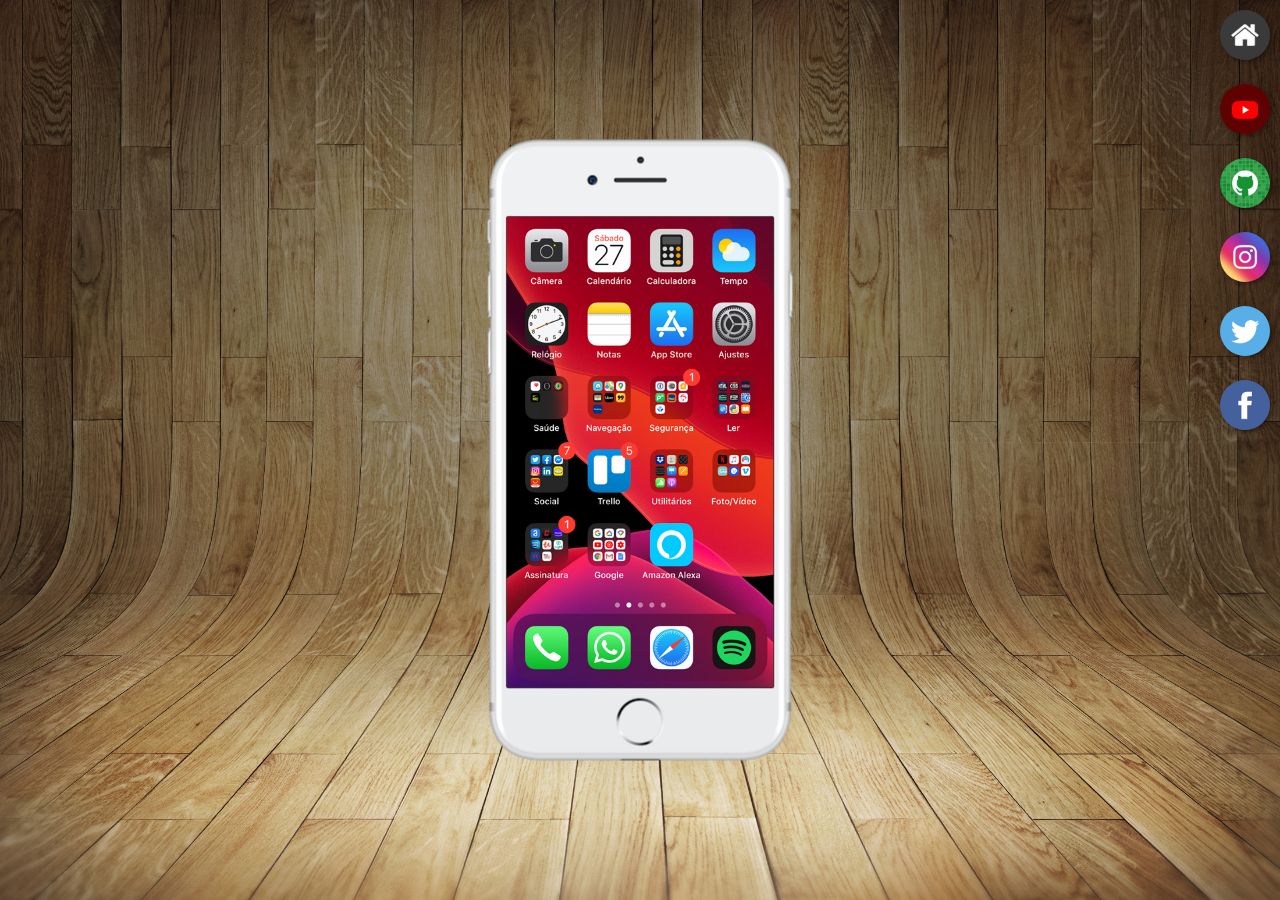
<file: index.html>
<!DOCTYPE html>
<html lang="pt-br">
<head>
    <meta charset="UTF-8">
    <meta name="viewport" content="width=device-width, initial-scale=1.0">
    <link rel="shortcut icon" href="favicon.ico" type="image/x-icon">
    <link rel="stylesheet" href="estilos/style.css">
    <title>Projeto Redes Sociais</title>
</head>
<body>
    <main>
        <section id="telefone">
            <iframe src="home.html" name="tela" id="tela" frameborder="0">
                Seu navegador não é compatível com isso.
            </iframe>
        </section>
        <section id="redes-sociais">
            <a href="home.html" target="tela"><img src="imagens/logo-home.jpg" alt="home"></a> <br>
            <a href="youtube.html" target="tela"><img src="imagens/logo-youtube.jpg" alt="Youtube"></a> <br>
            <a href="github.html" target="tela"><img src="imagens/logo-github.jpg" alt="Github"></a> <br>
            <a href="instagram.html" target="tela"><img src="imagens/logo-instagram.jpg" alt="Instagram"></a> <br>
            <a href="twitter.html" target="tela"><img src="imagens/logo-twitter.jpg" alt="Twitter"></a> <br>
            <a href="facebook.html" target="tela"><img src="imagens/logo-facebook.jpg" alt="Facebook"></a>
        </section>
    </main>
</body>
</html>
</file>
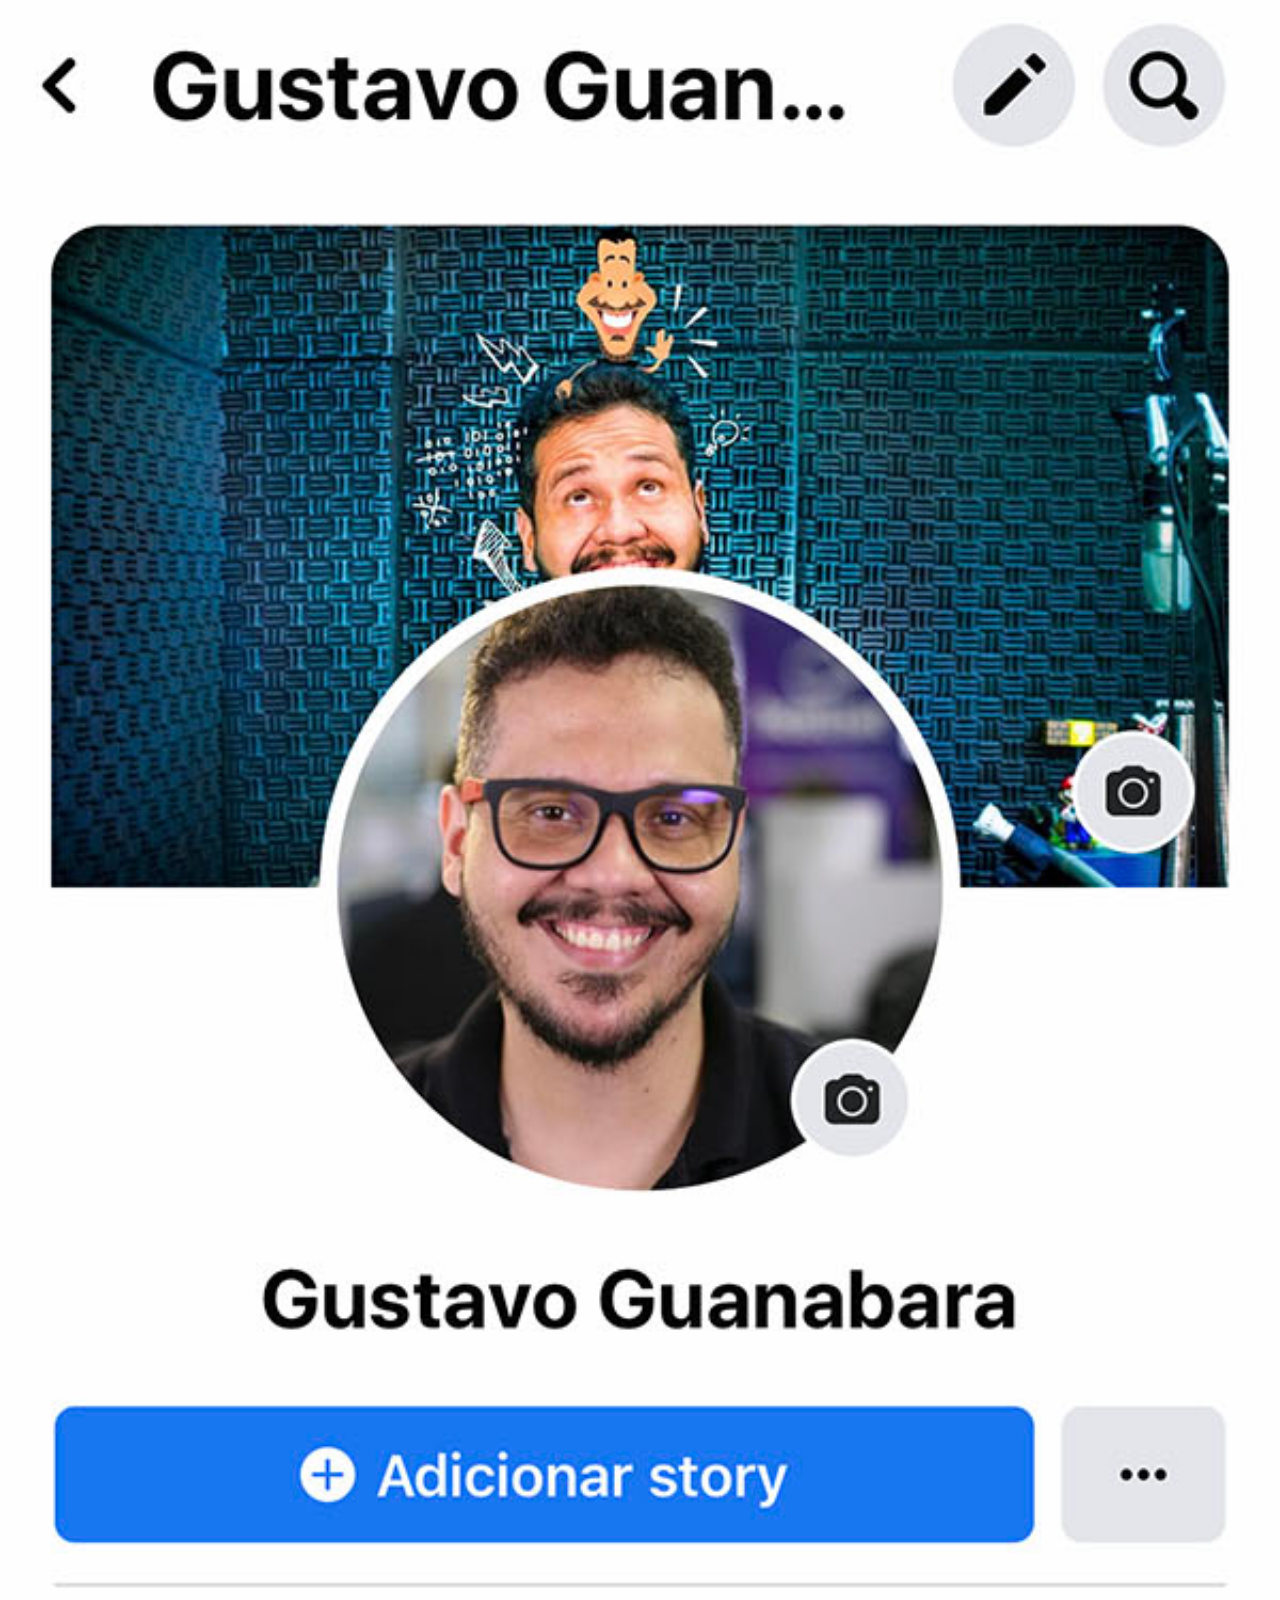
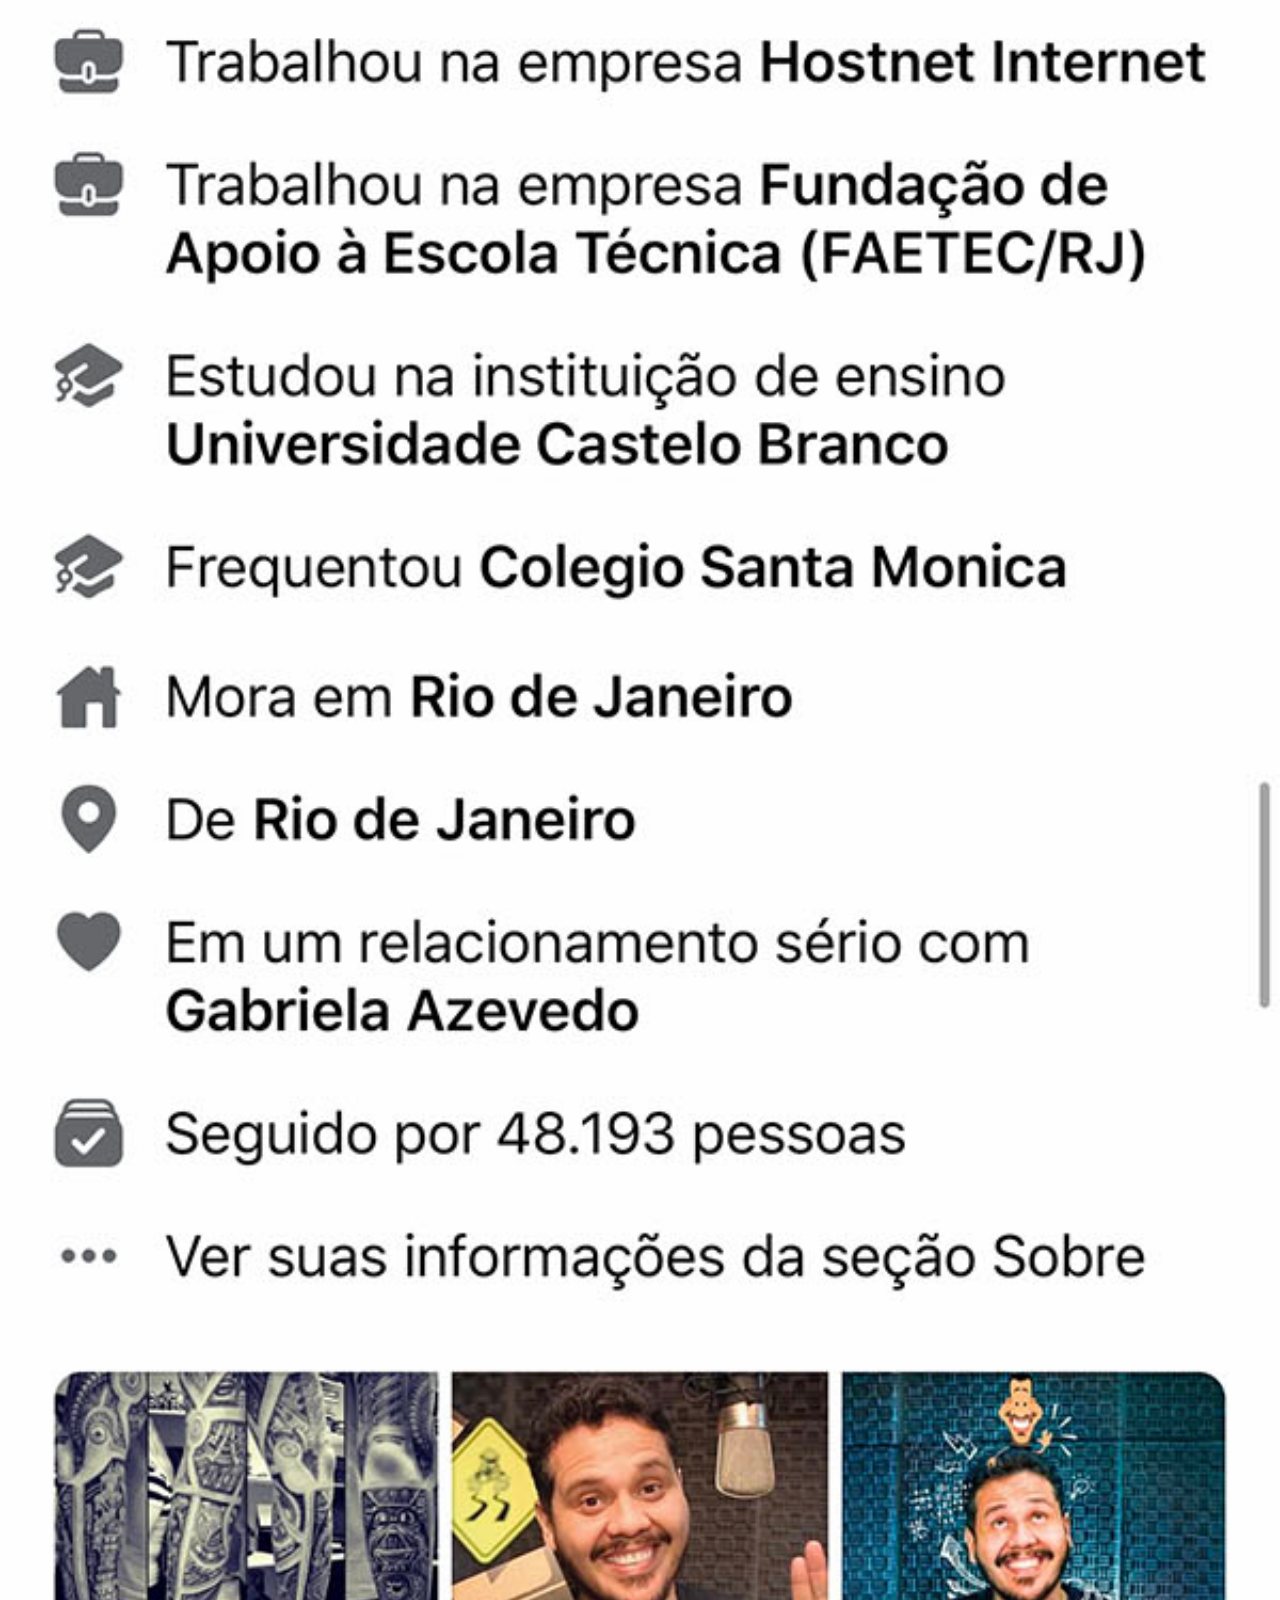
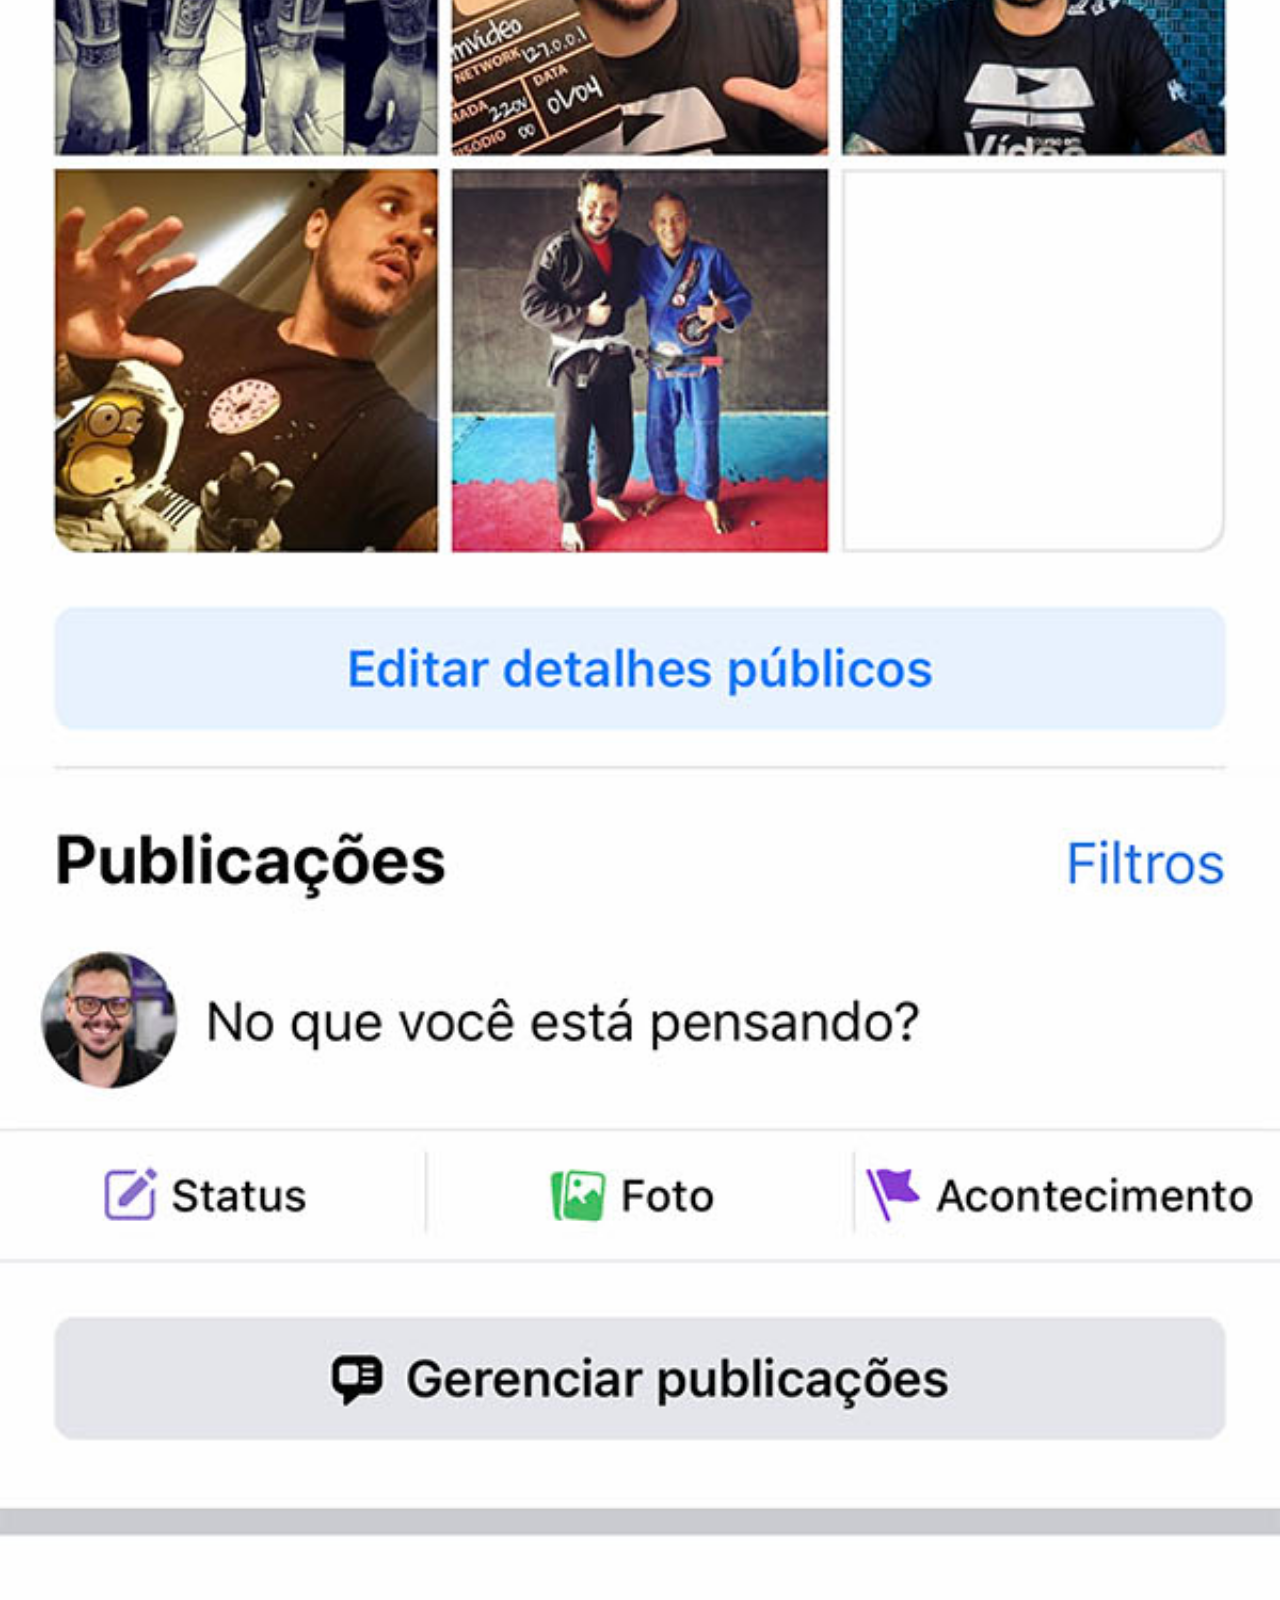
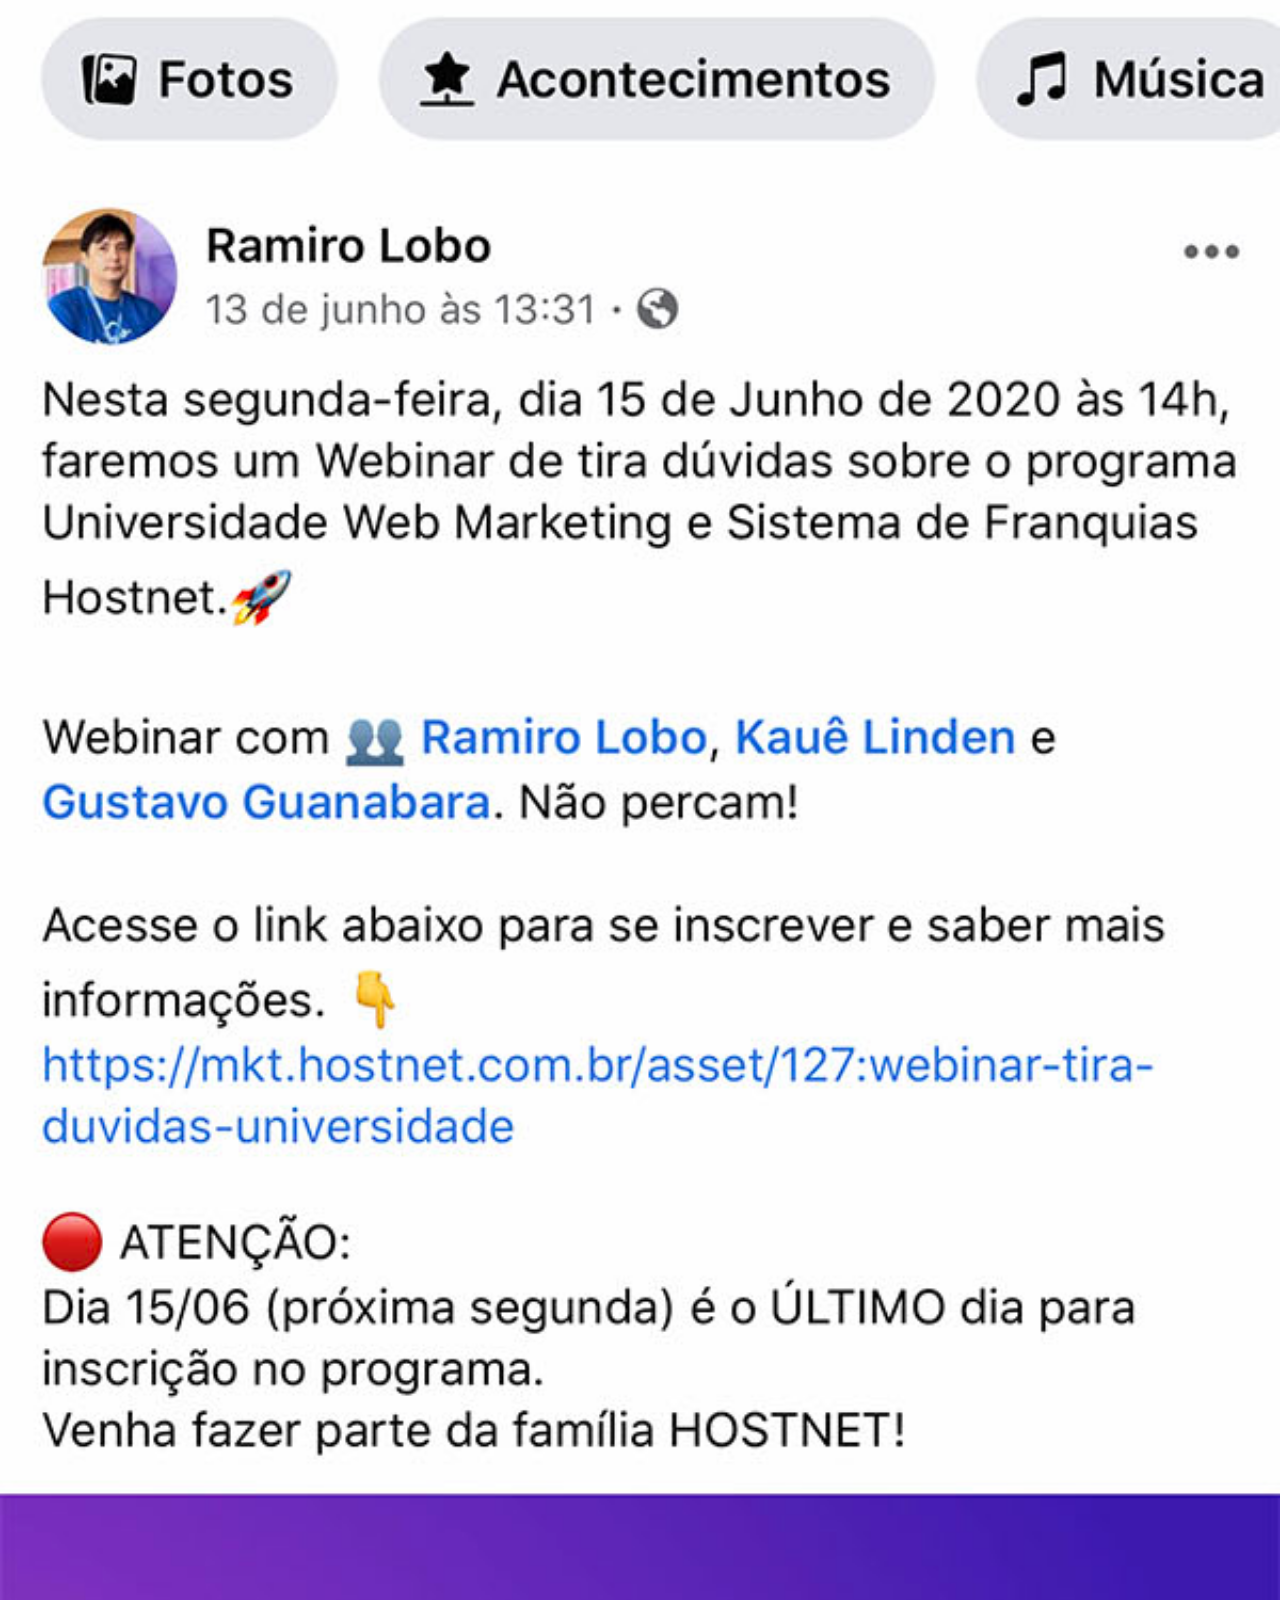
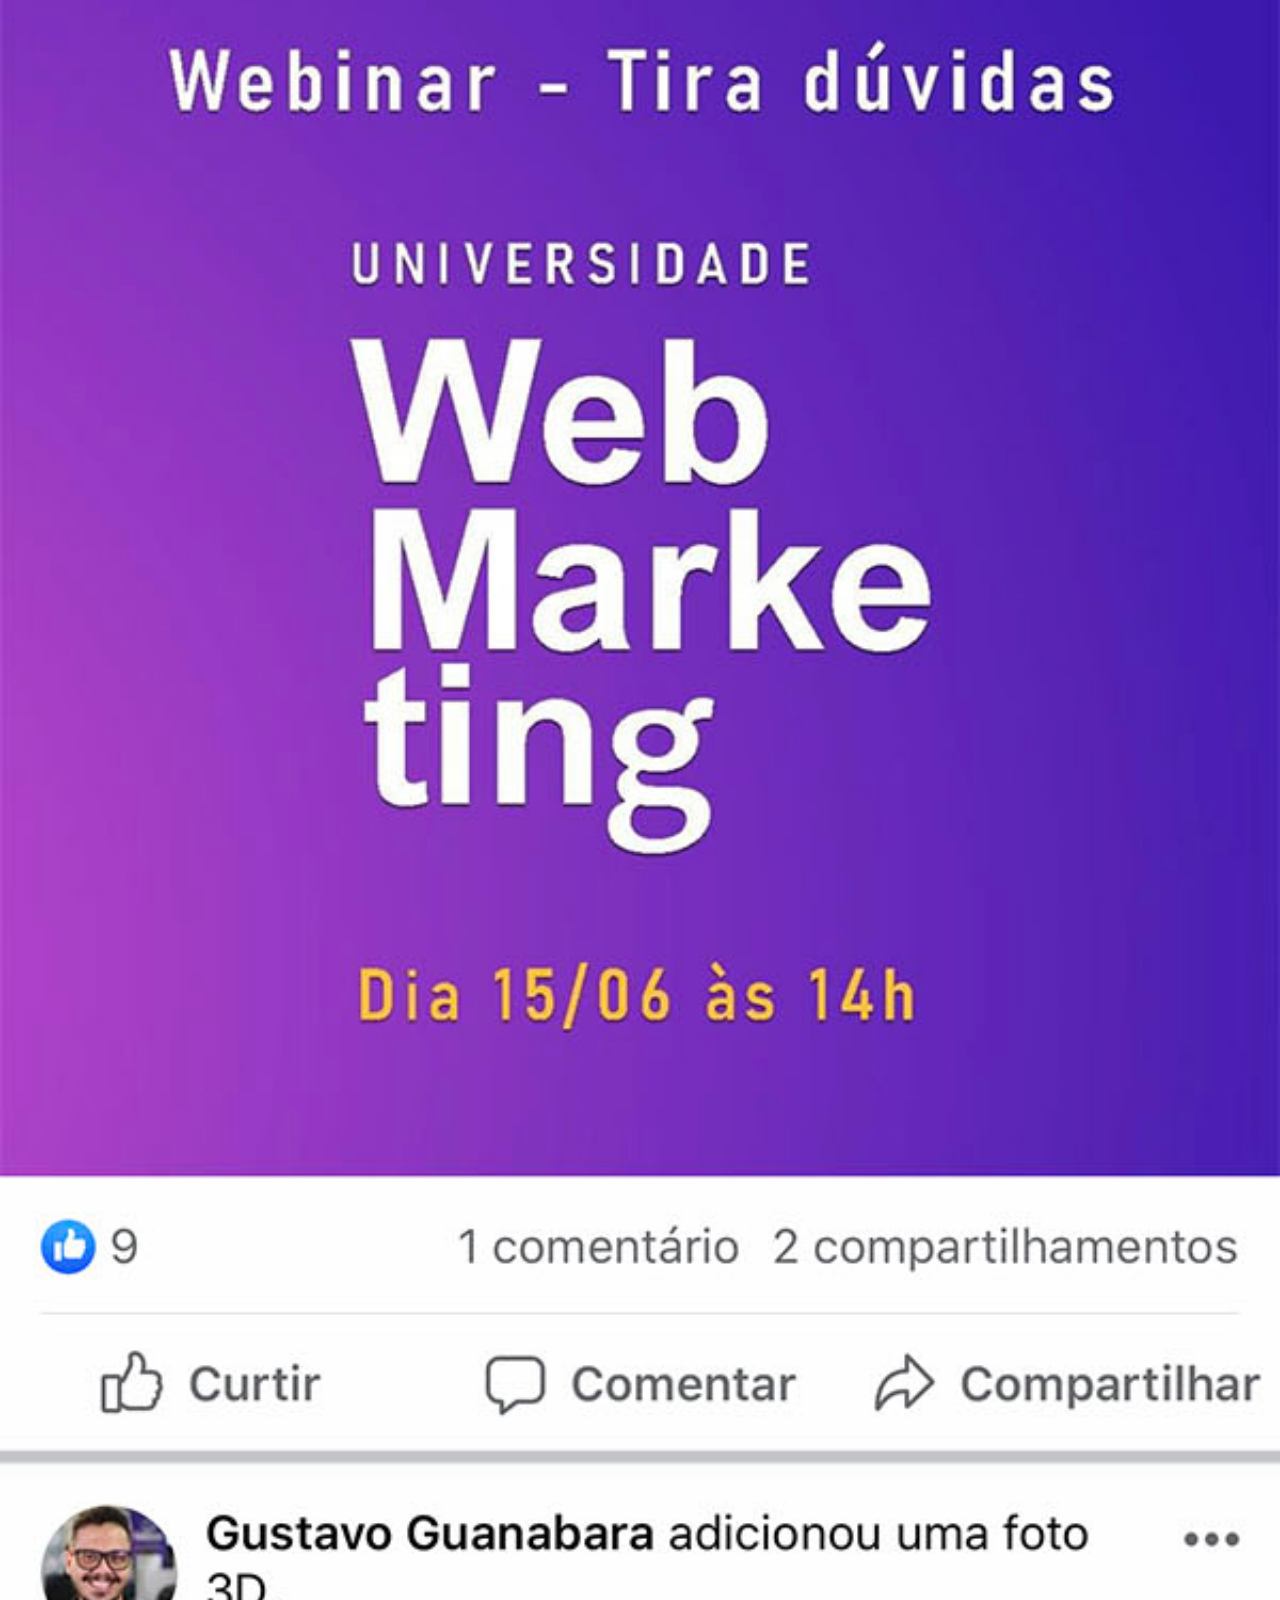
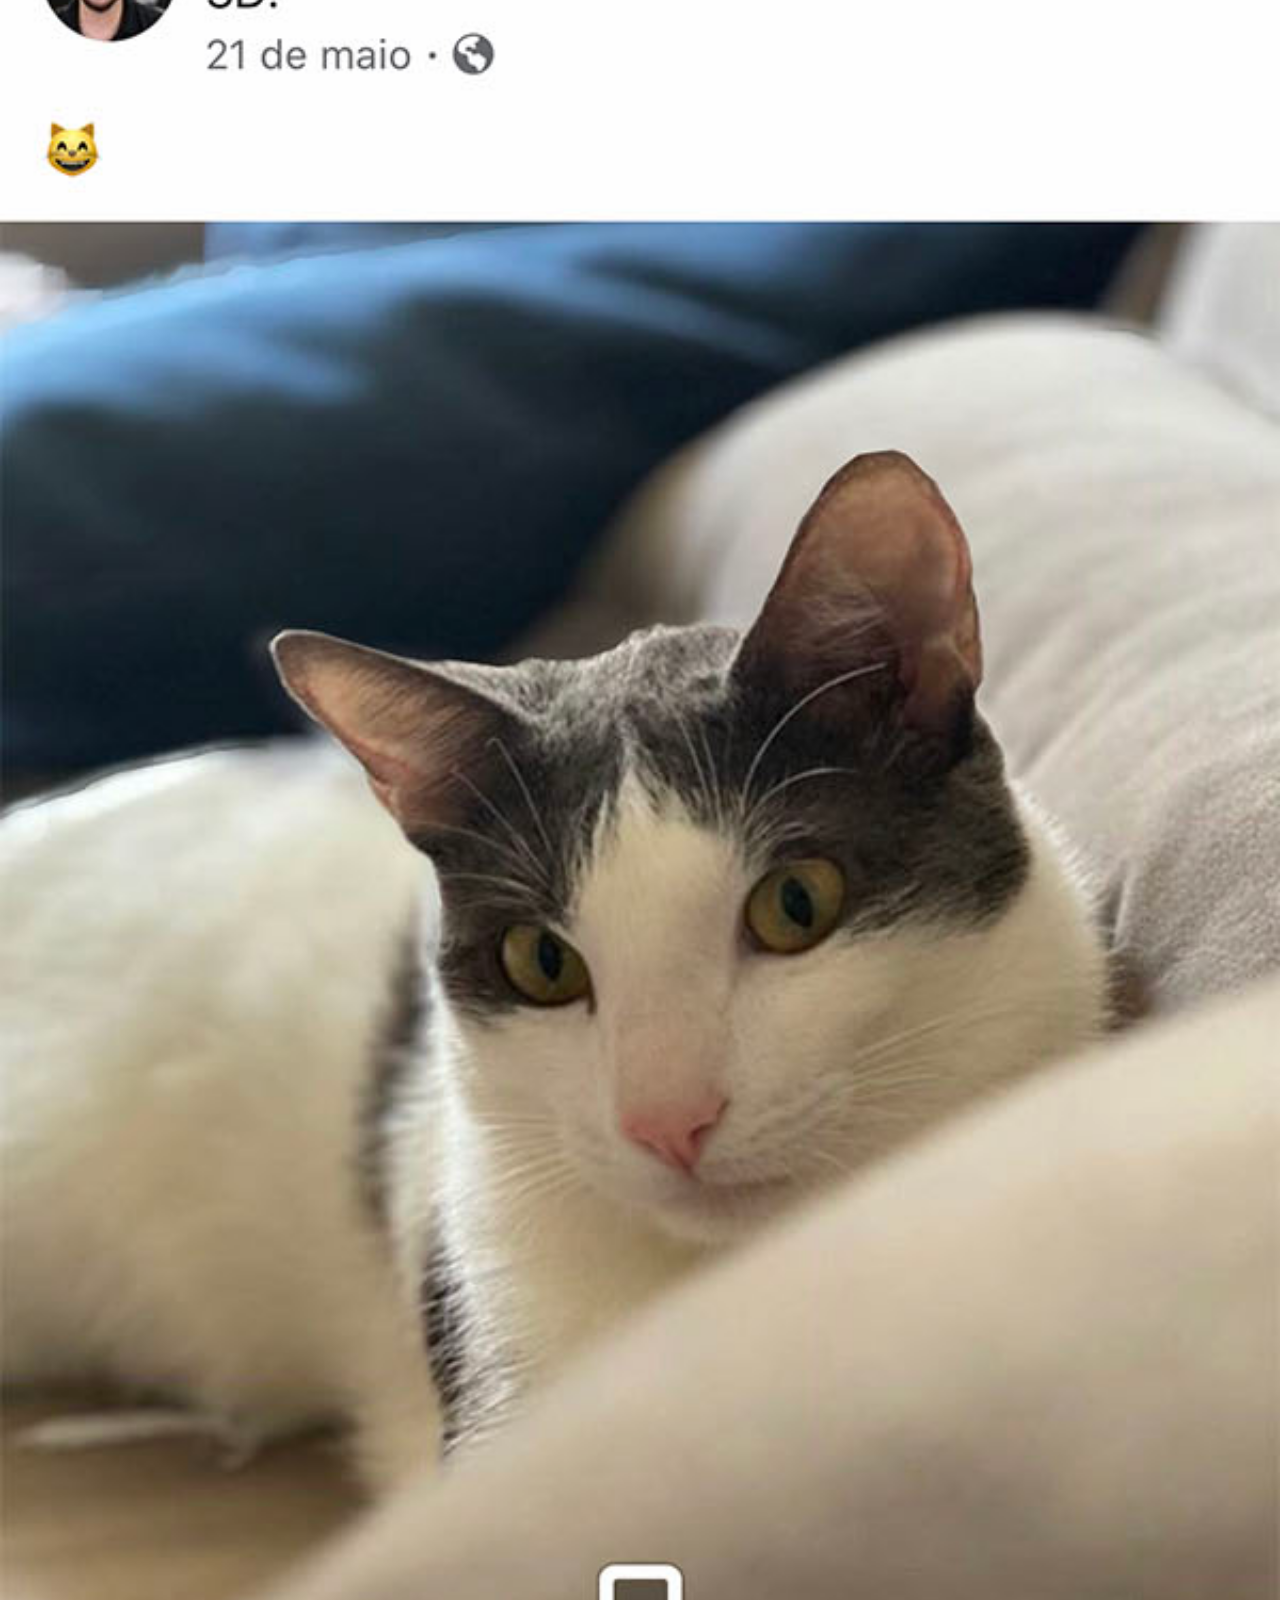
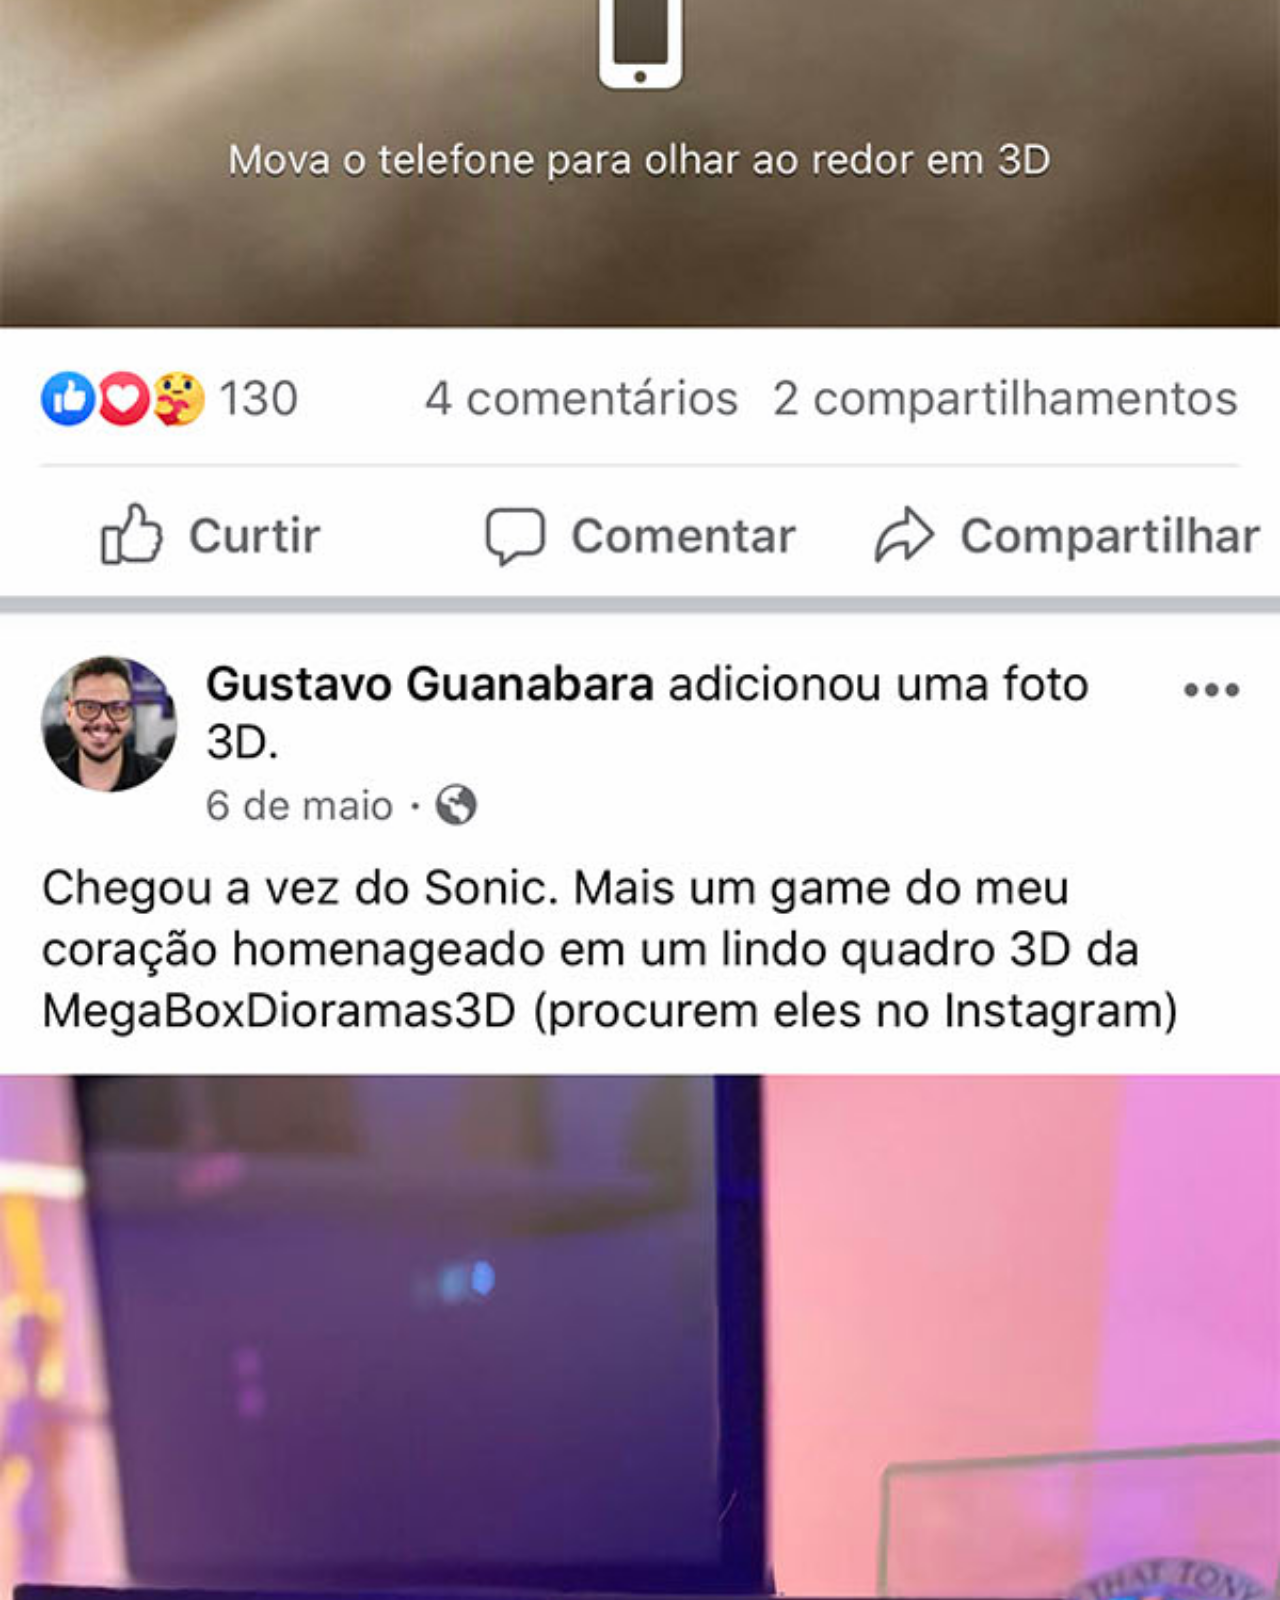
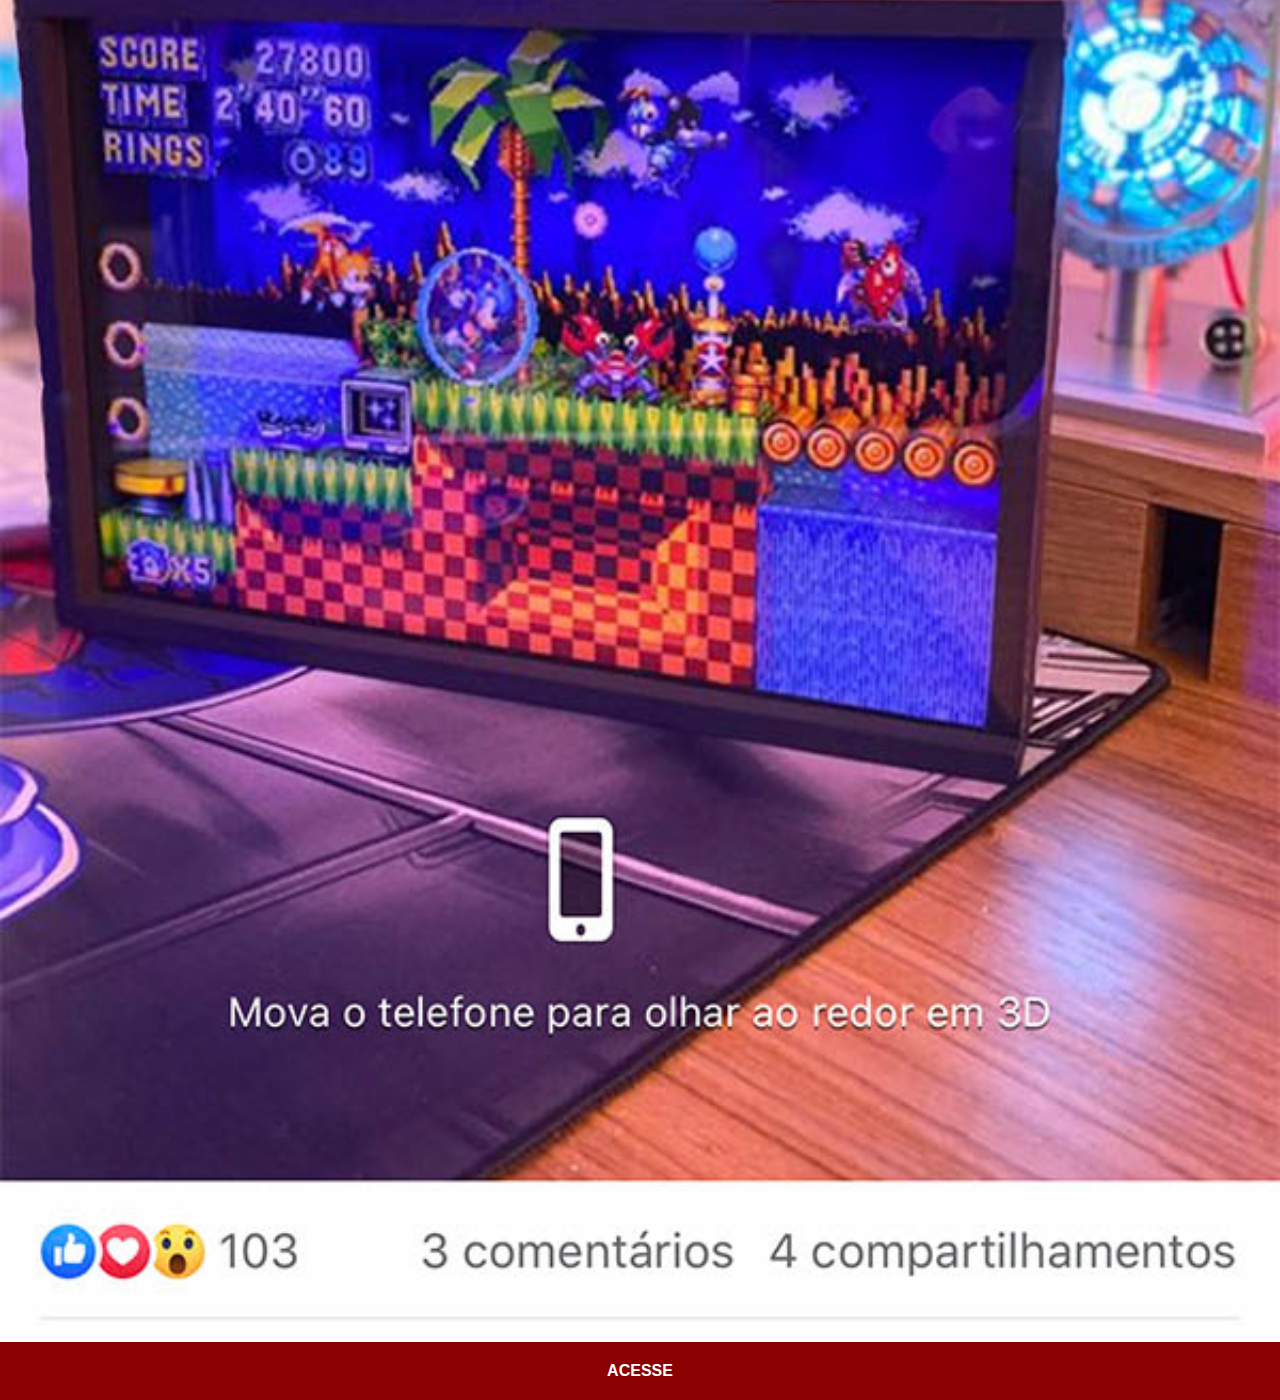
<file: facebook.html>
<!DOCTYPE html>
<html lang="pt-br">
<head>
    <meta charset="UTF-8">
    <meta name="viewport" content="width=device-width, initial-scale=1.0">
    <title>Facebook</title>
    <link rel="stylesheet" href="estilos/social.css">
</head>
<body>
    <img src="imagens/tela-facebook.jpg" alt="Facebook">
    <a href="https://www.facebook.com/gustavoguanabara/?locale=pt_BR" target="_blank">ACESSE</a>
</body>
</html>
</file>
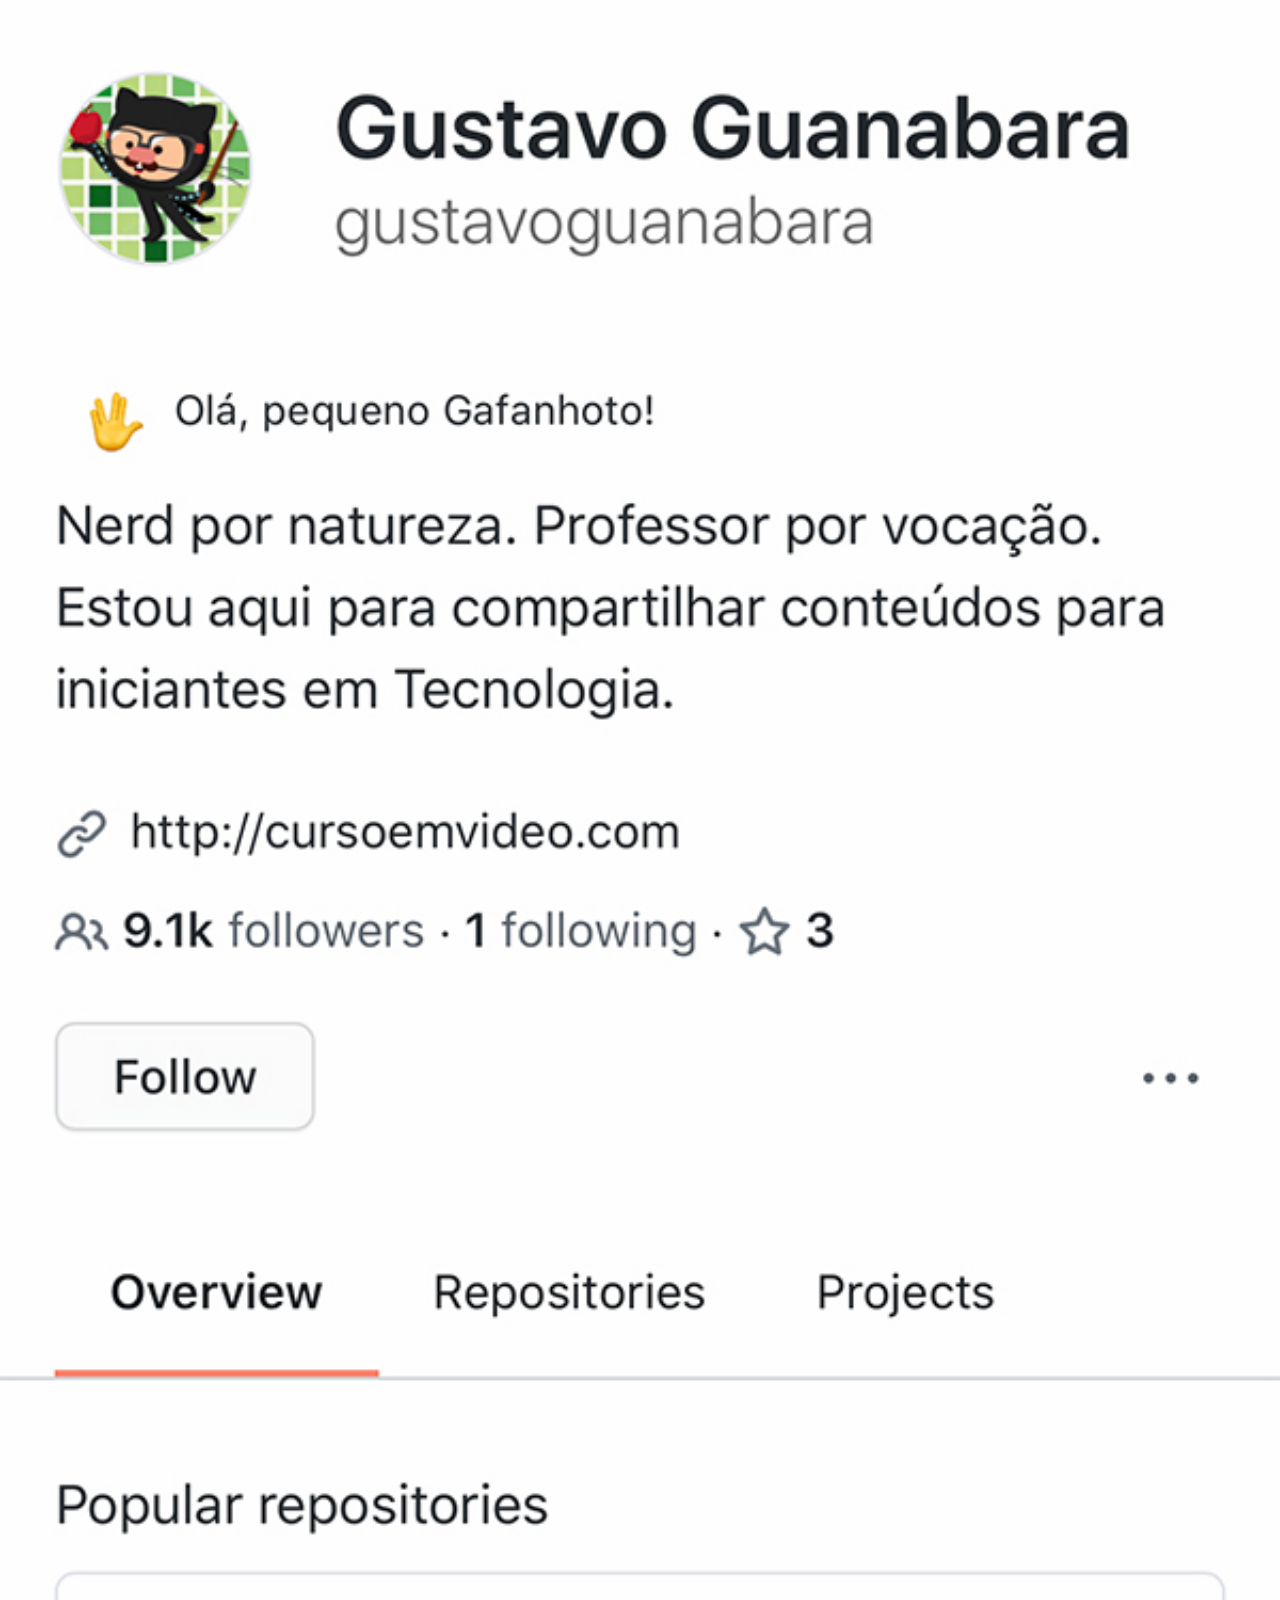
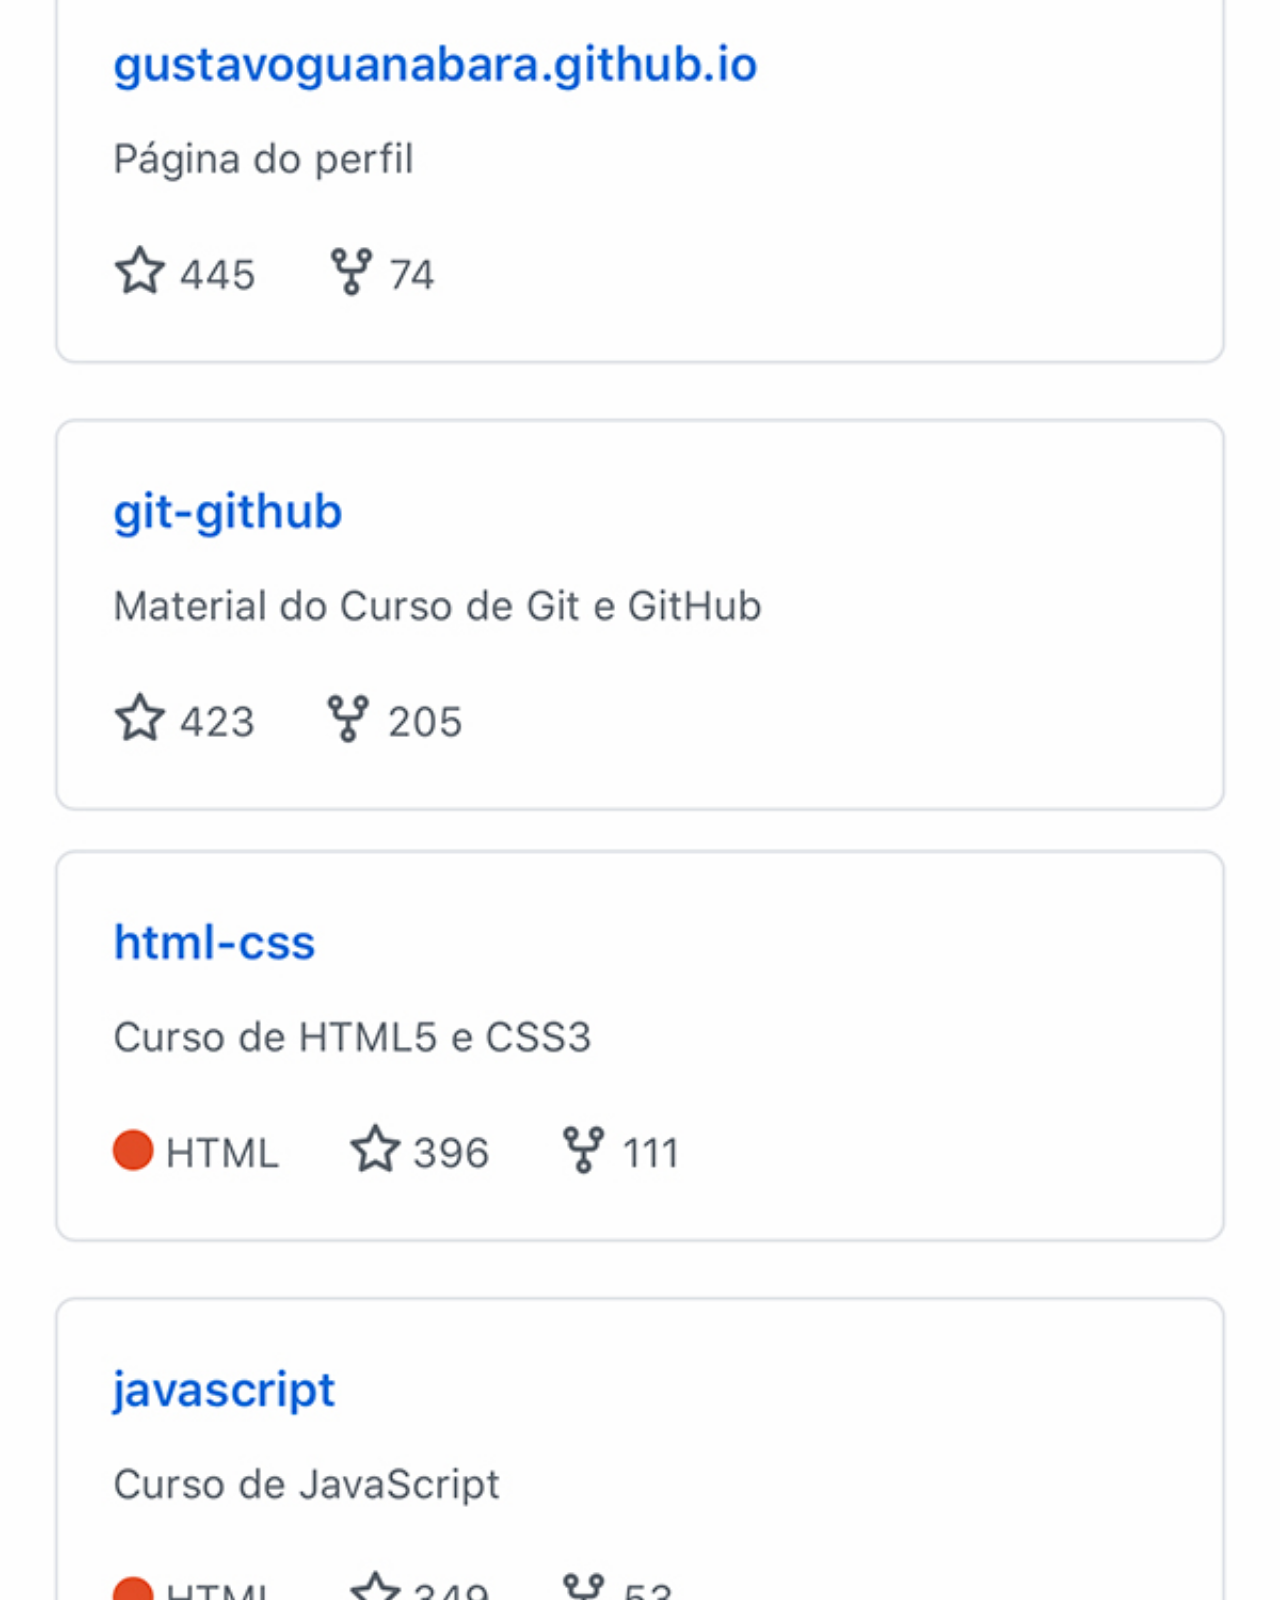
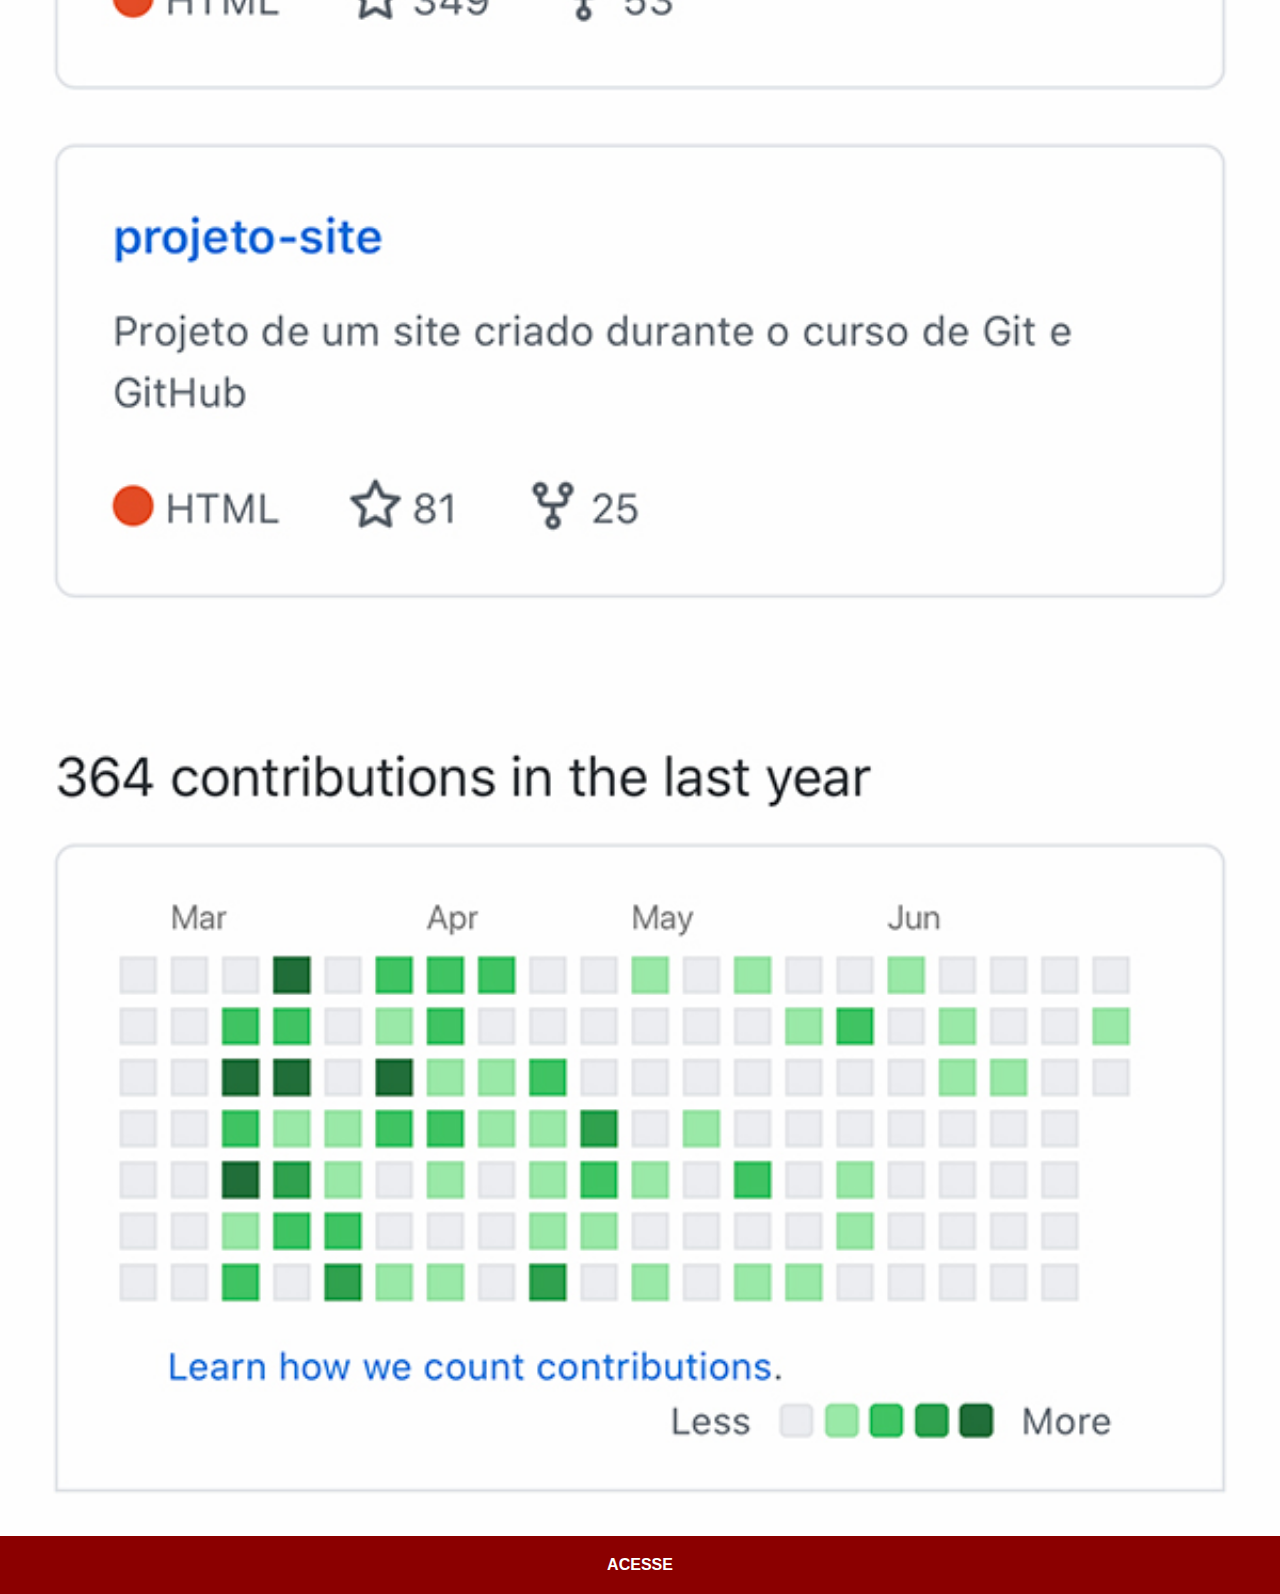
<file: github.html>
<!DOCTYPE html>
<html lang="pt-br">
<head>
    <meta charset="UTF-8">
    <meta name="viewport" content="width=device-width, initial-scale=1.0">
    <title>GitHub</title>
</head>
<link rel="stylesheet" href="estilos/social.css">
<body>
    <img src="imagens/tela-github.jpg" alt="GitHub">
    <a href="https://github.com/gustavoguanabara" target="_blank">ACESSE</a>
</body>
</html>
</file>
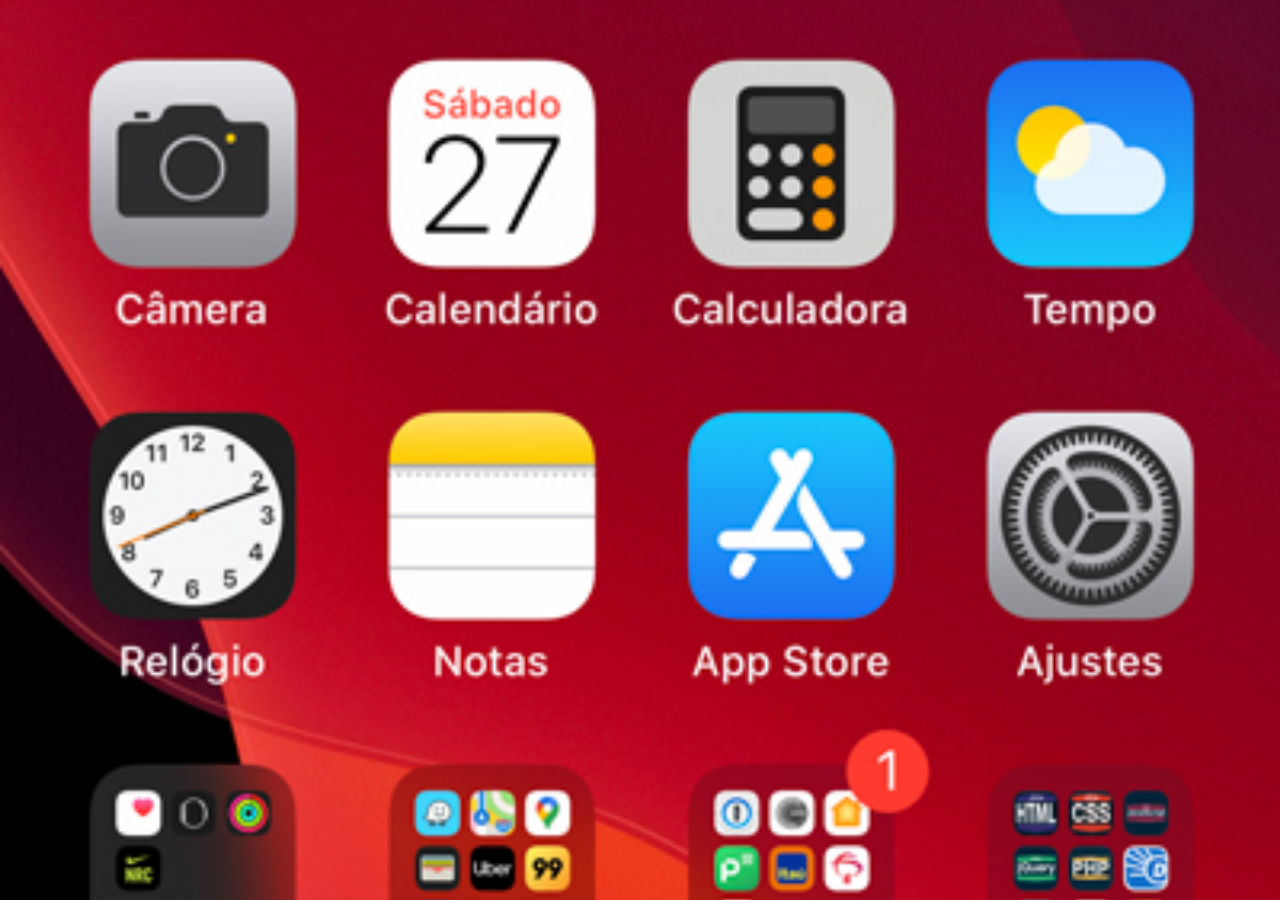
<file: home.html>
<!DOCTYPE html>
<html lang="pt-br">
<head>
    <meta charset="UTF-8">
    <meta name="viewport" content="width=device-width, initial-scale=1.0">
    <title>Home</title>
</head>
<style>
      * {
        margin: 0px;
        padding: 0px;
    }  

    body {
        width: 100vw;
        height: 100vh;
        background: black url(imagens/tela-home.jpg) no-repeat top center;
        background-size: cover;
    }
</style>
<body>
    
</body>
</html>
</file>
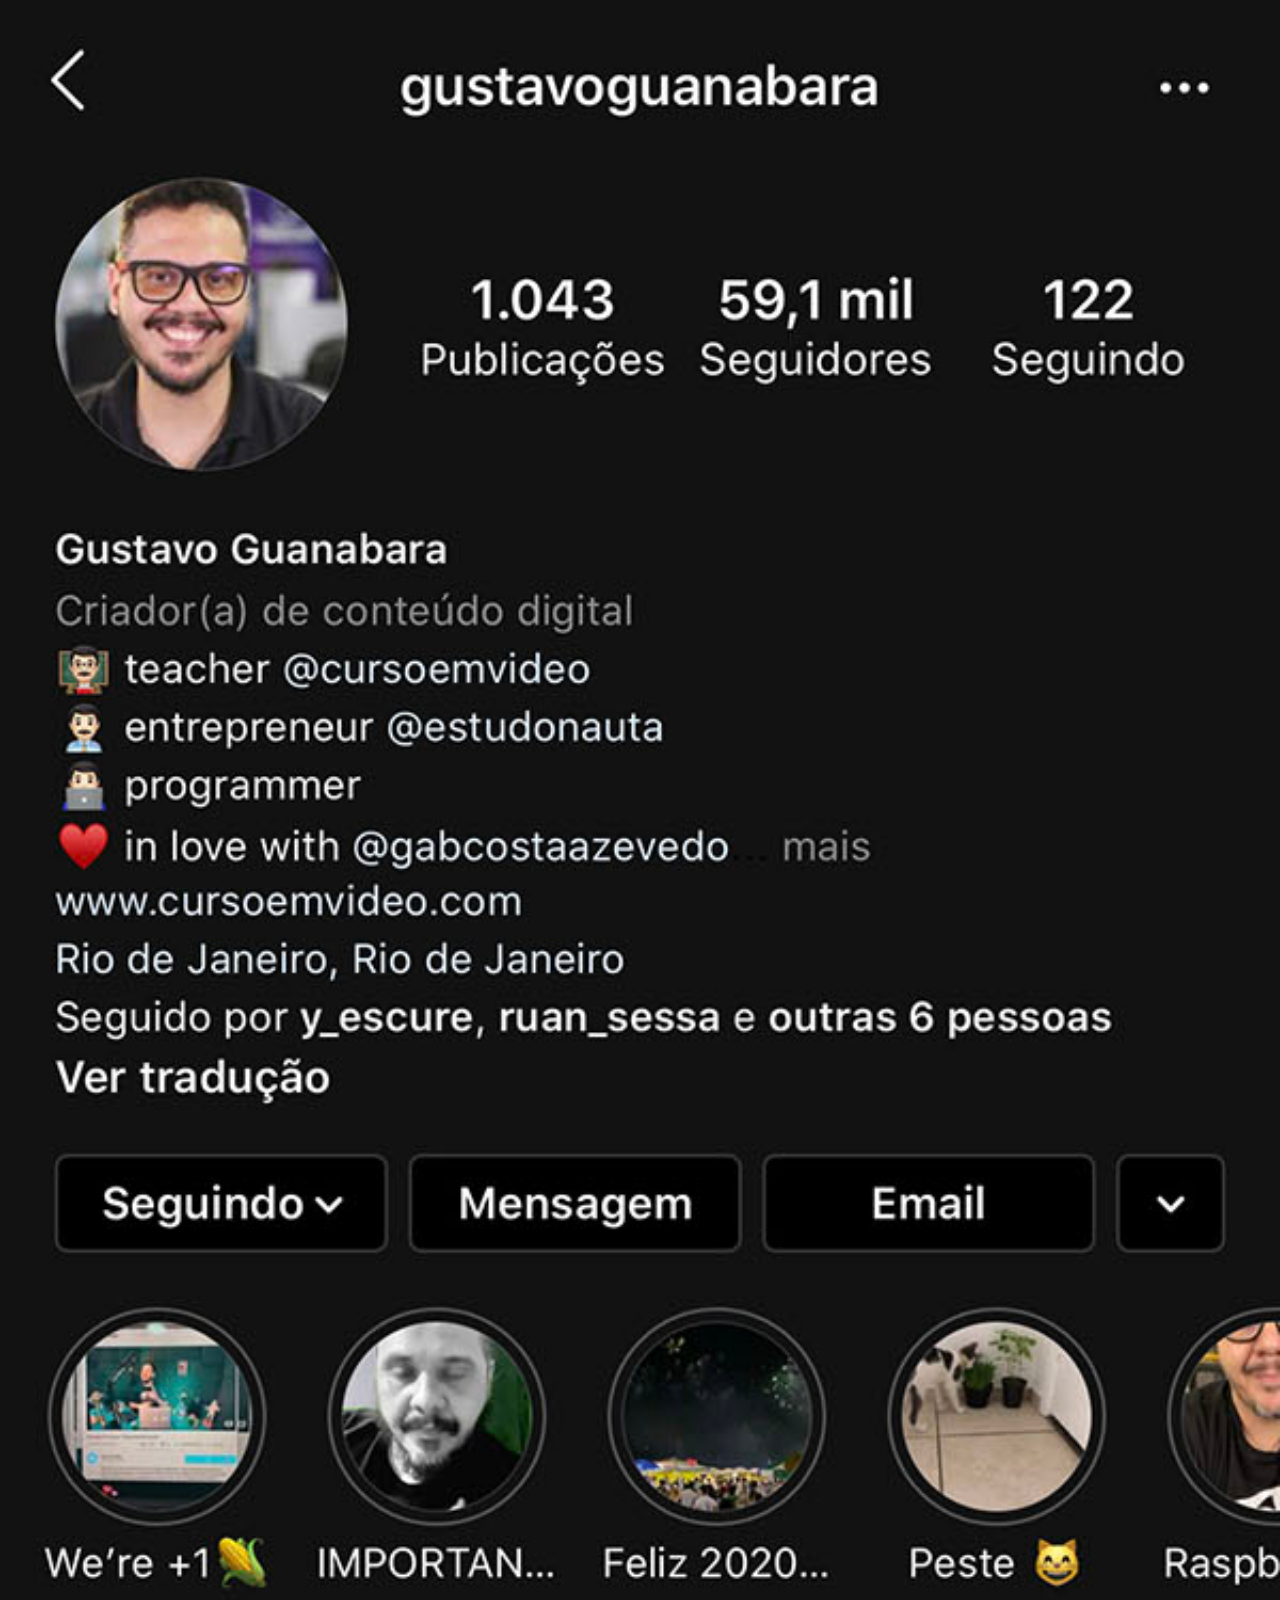
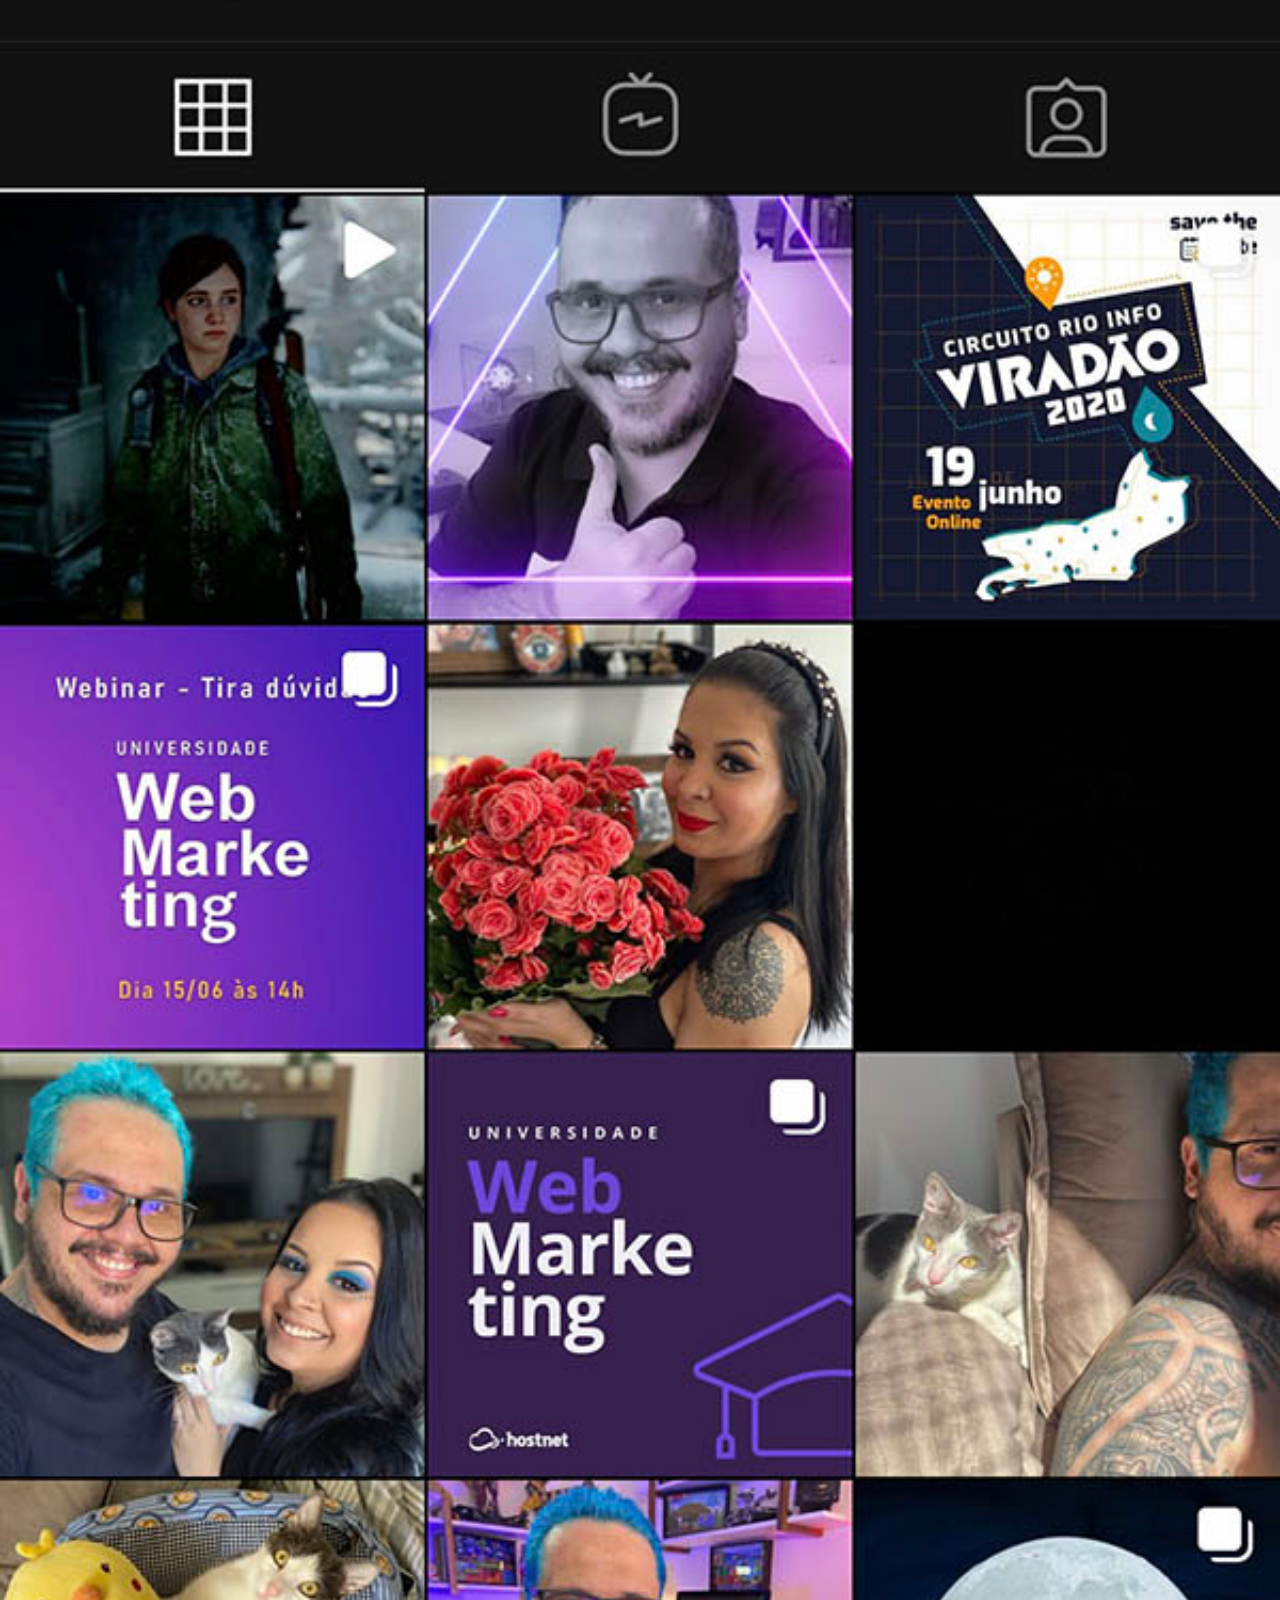
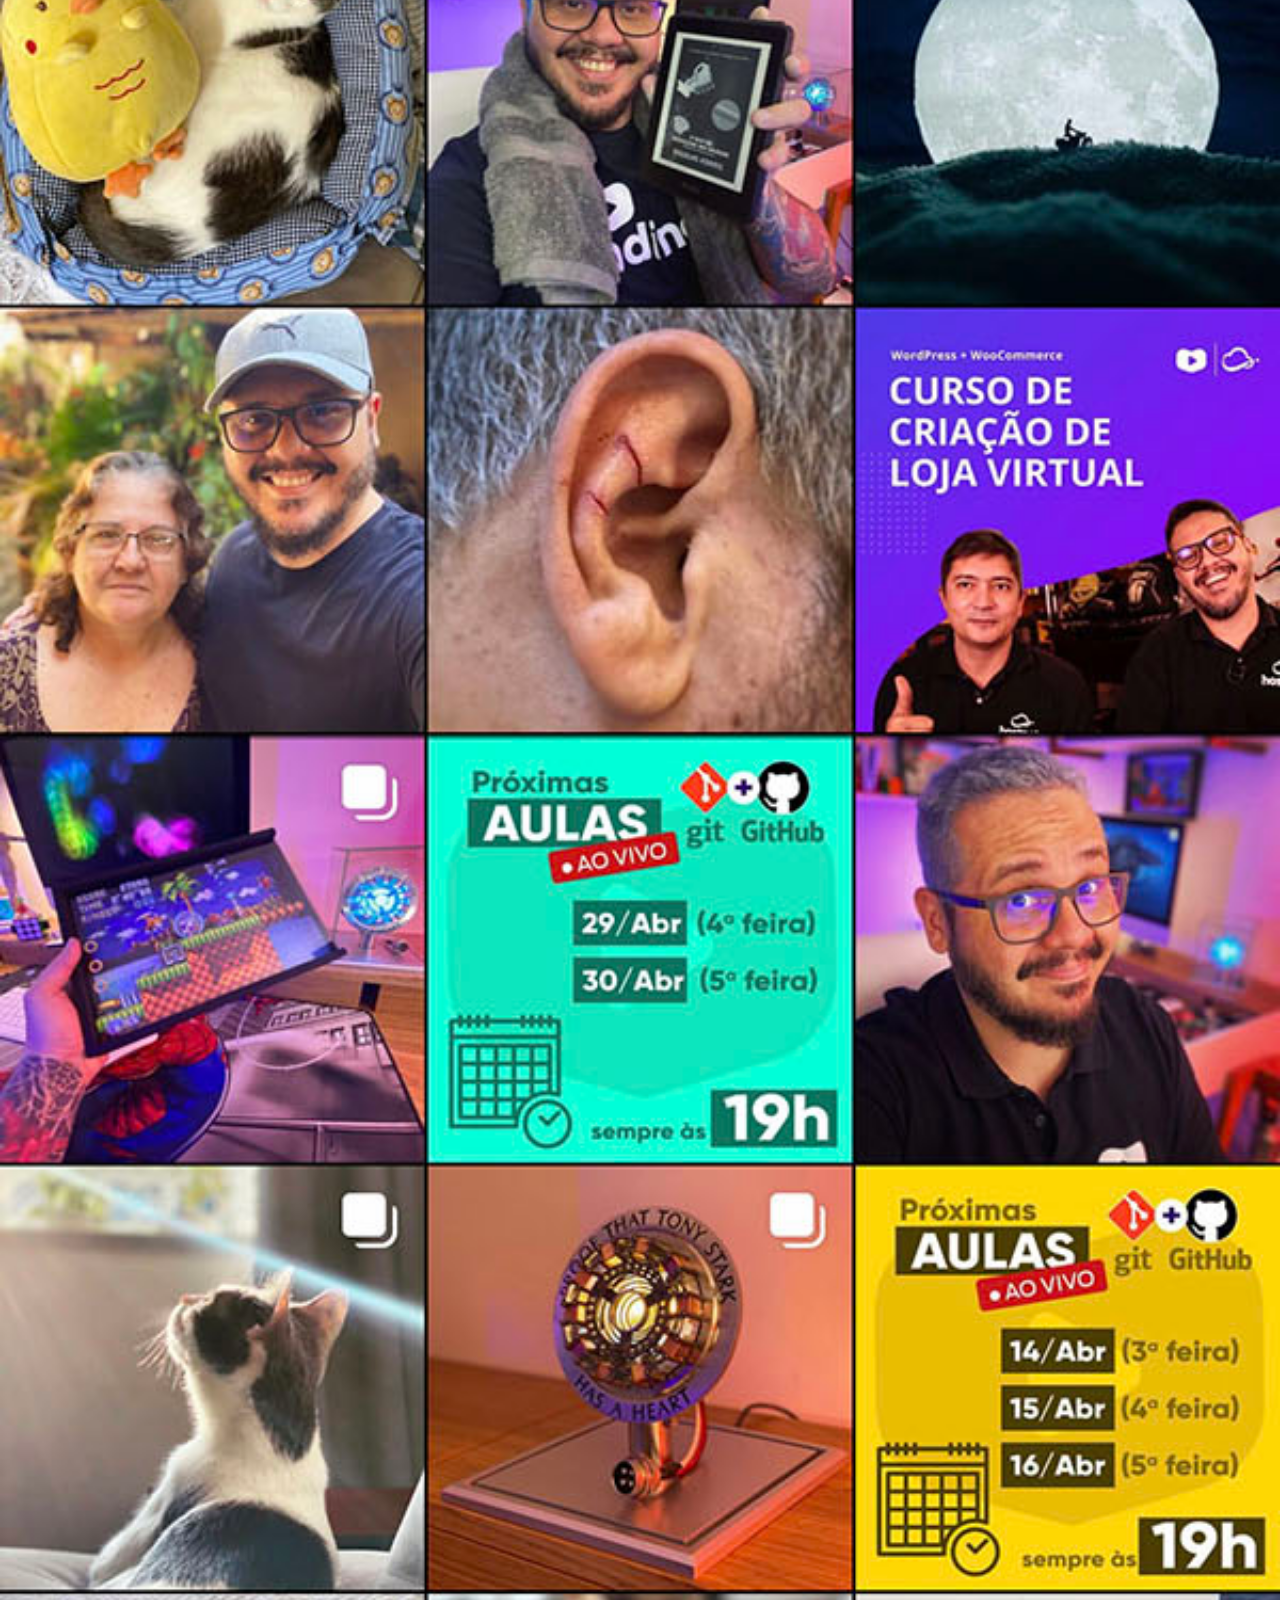
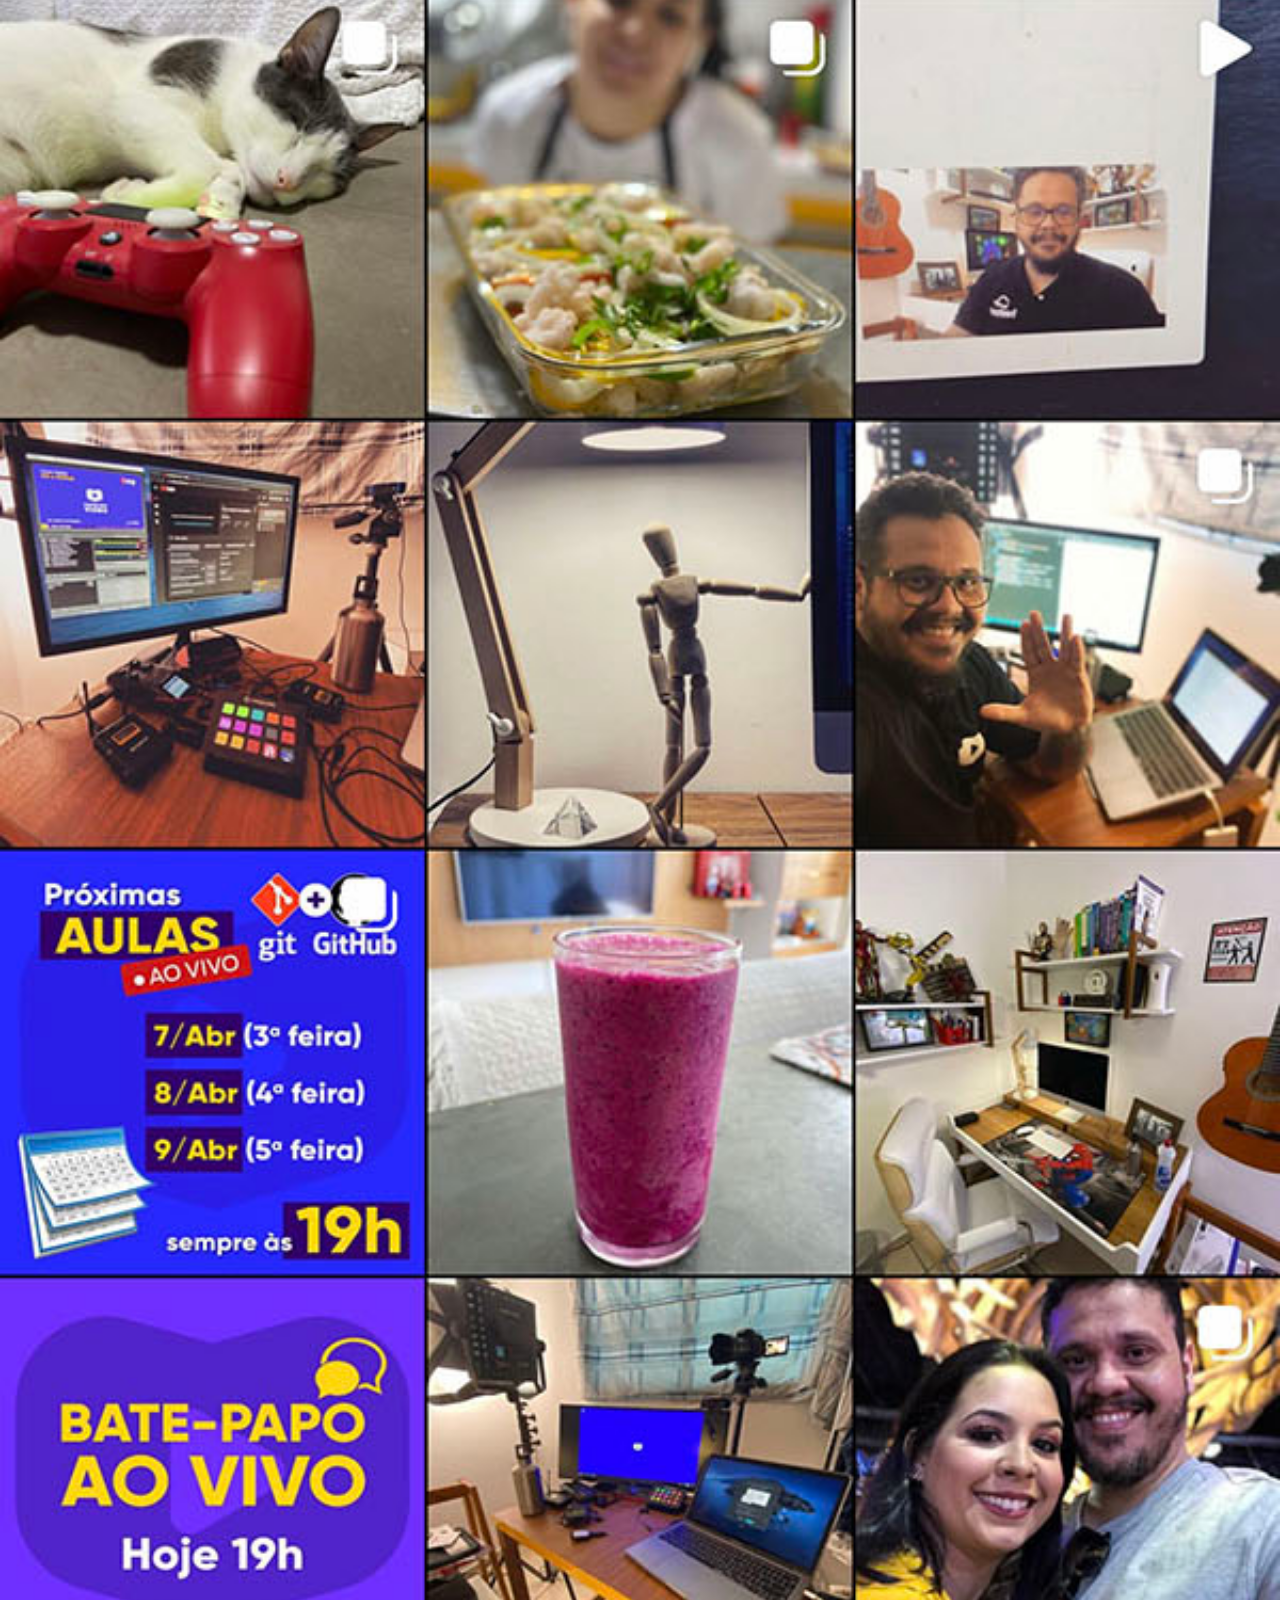
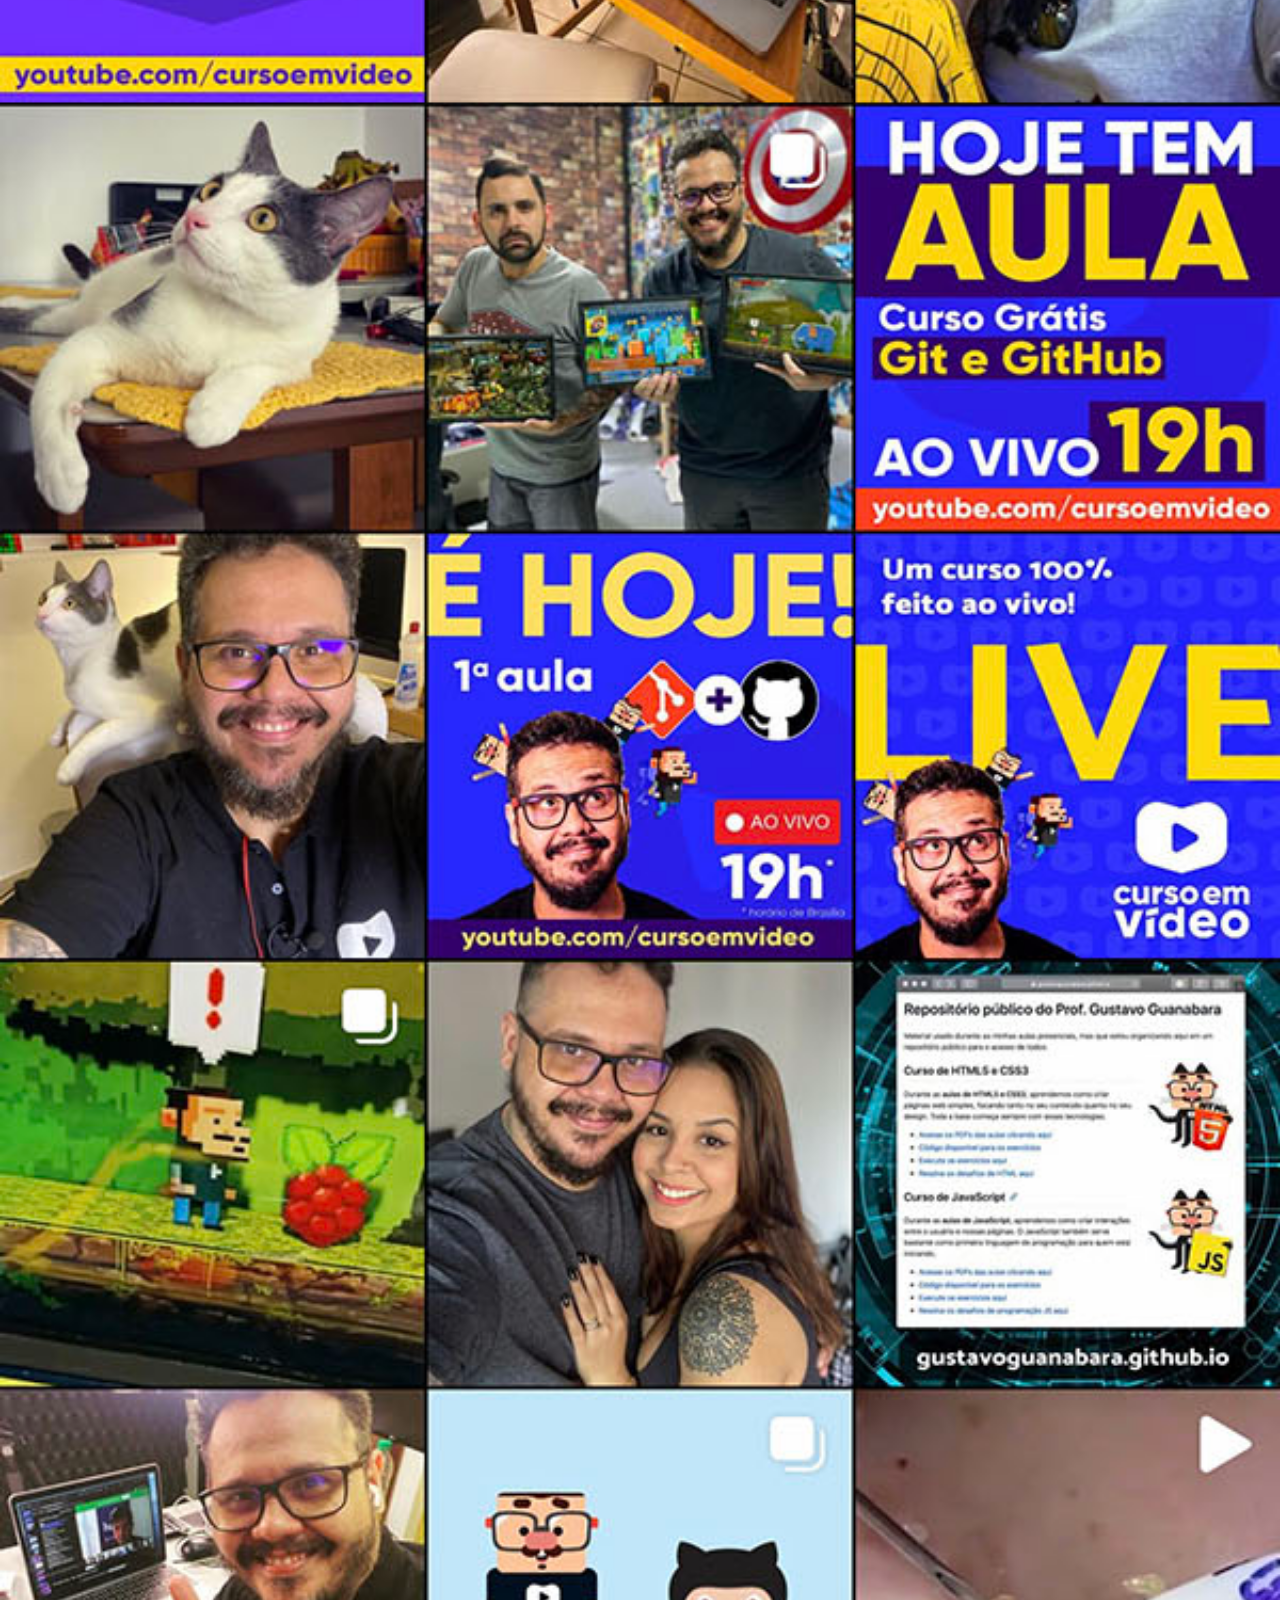
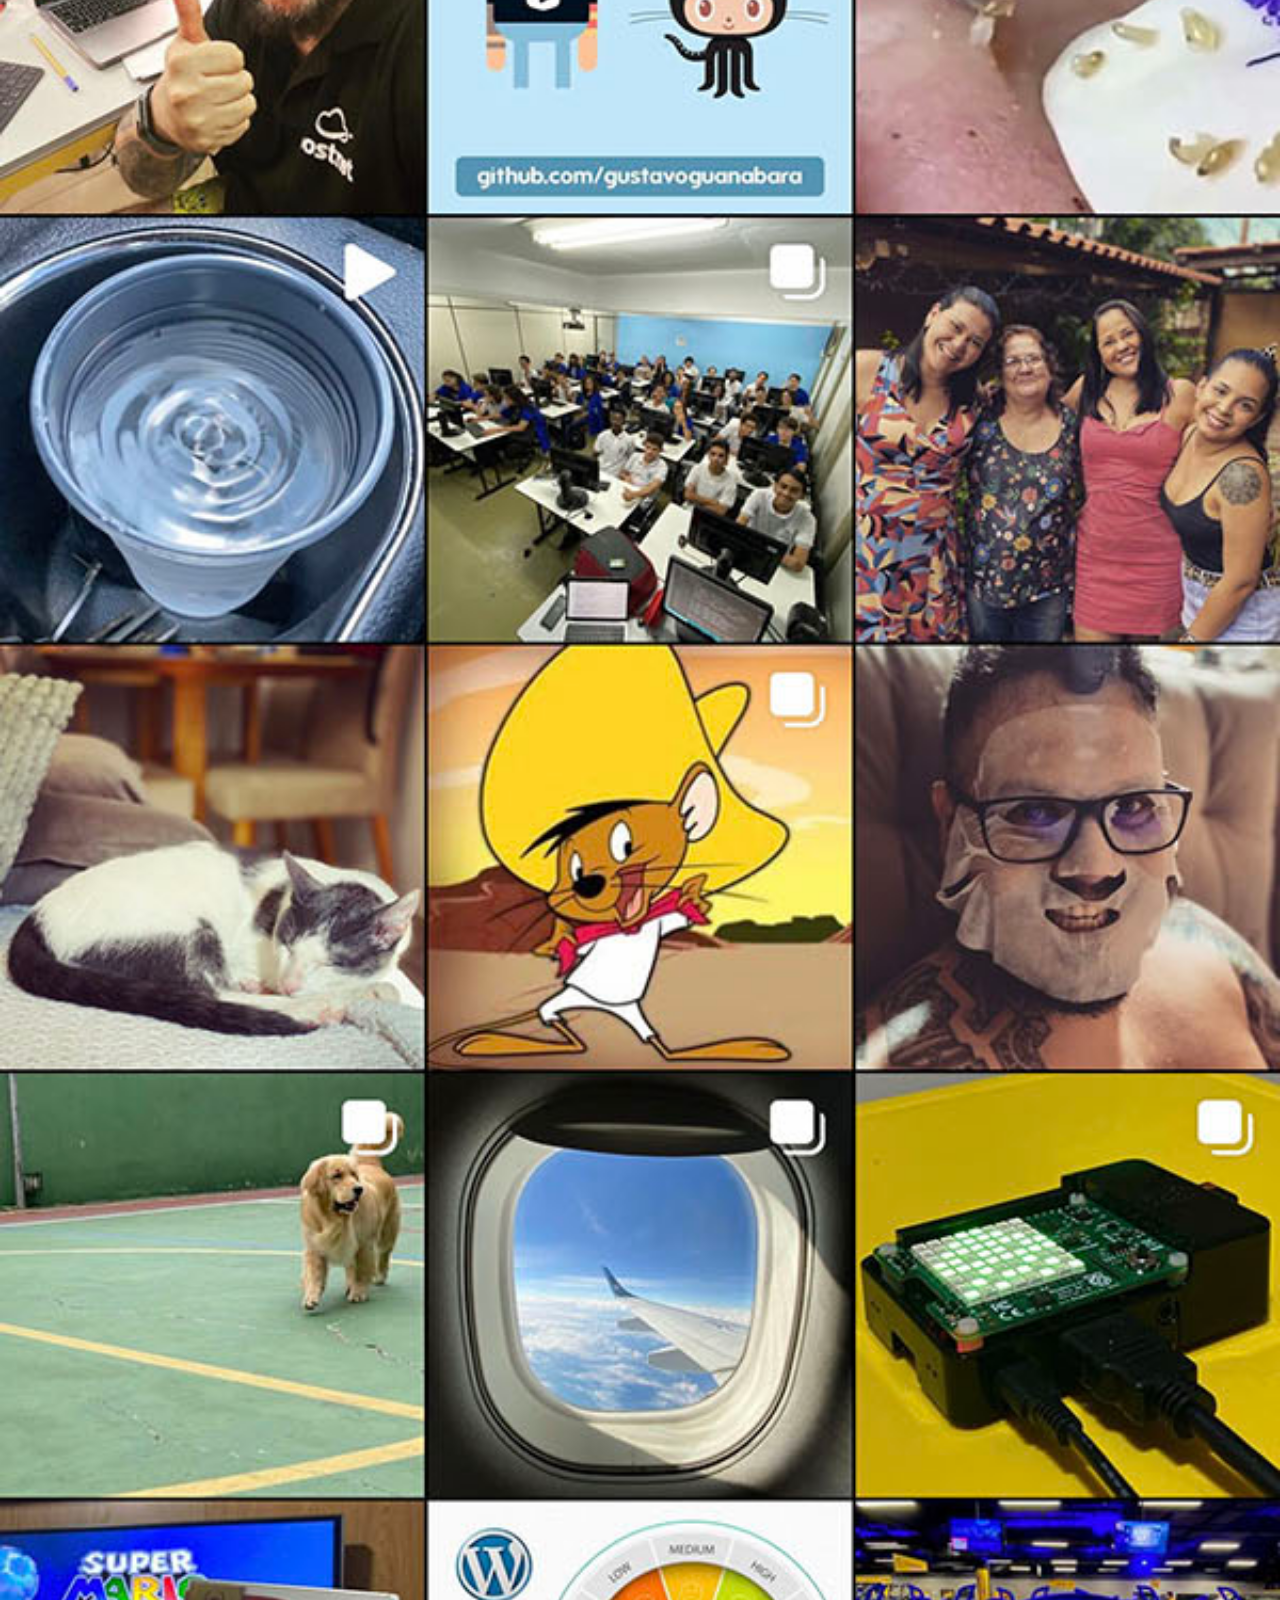
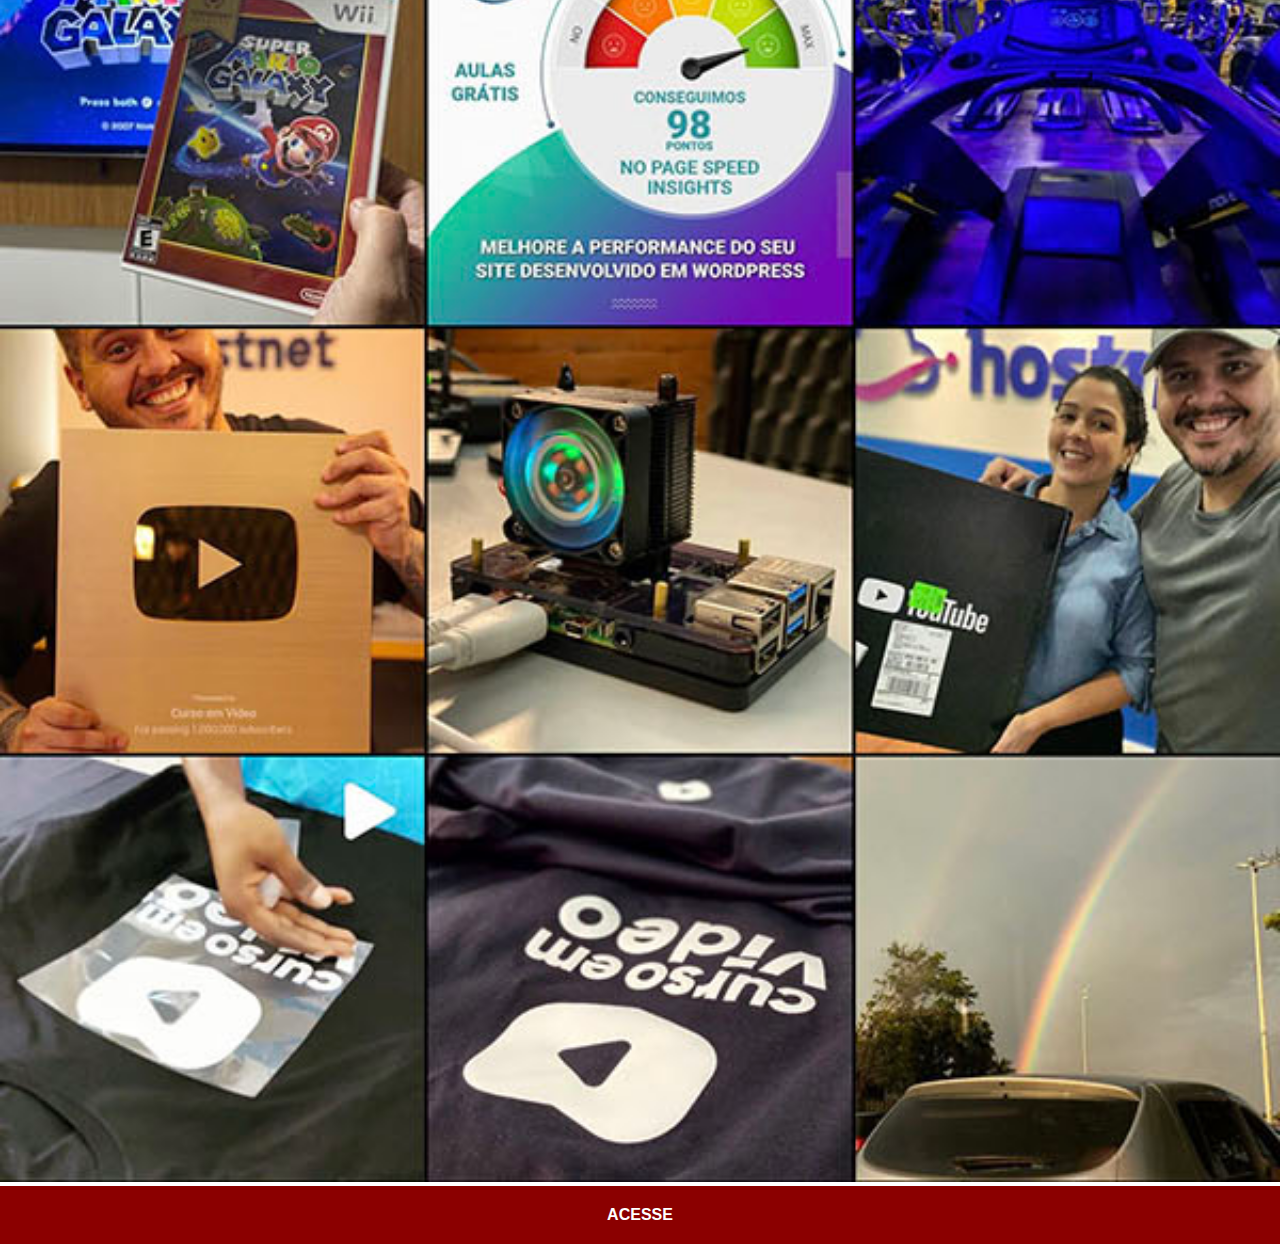
<file: instagram.html>
<!DOCTYPE html>
<html lang="pt-br">
<head>
    <meta charset="UTF-8">
    <meta name="viewport" content="width=device-width, initial-scale=1.0">
    <title>Instagram</title>
    <link rel="stylesheet" href="estilos/social.css">
</head>
<body>
    <img src="imagens/tela-instagram.jpg" alt="Instagram">
    <a href="https://www.instagram.com/gustavoguanabara/" target="_blank">ACESSE</a>
</body>
</html>
</file>
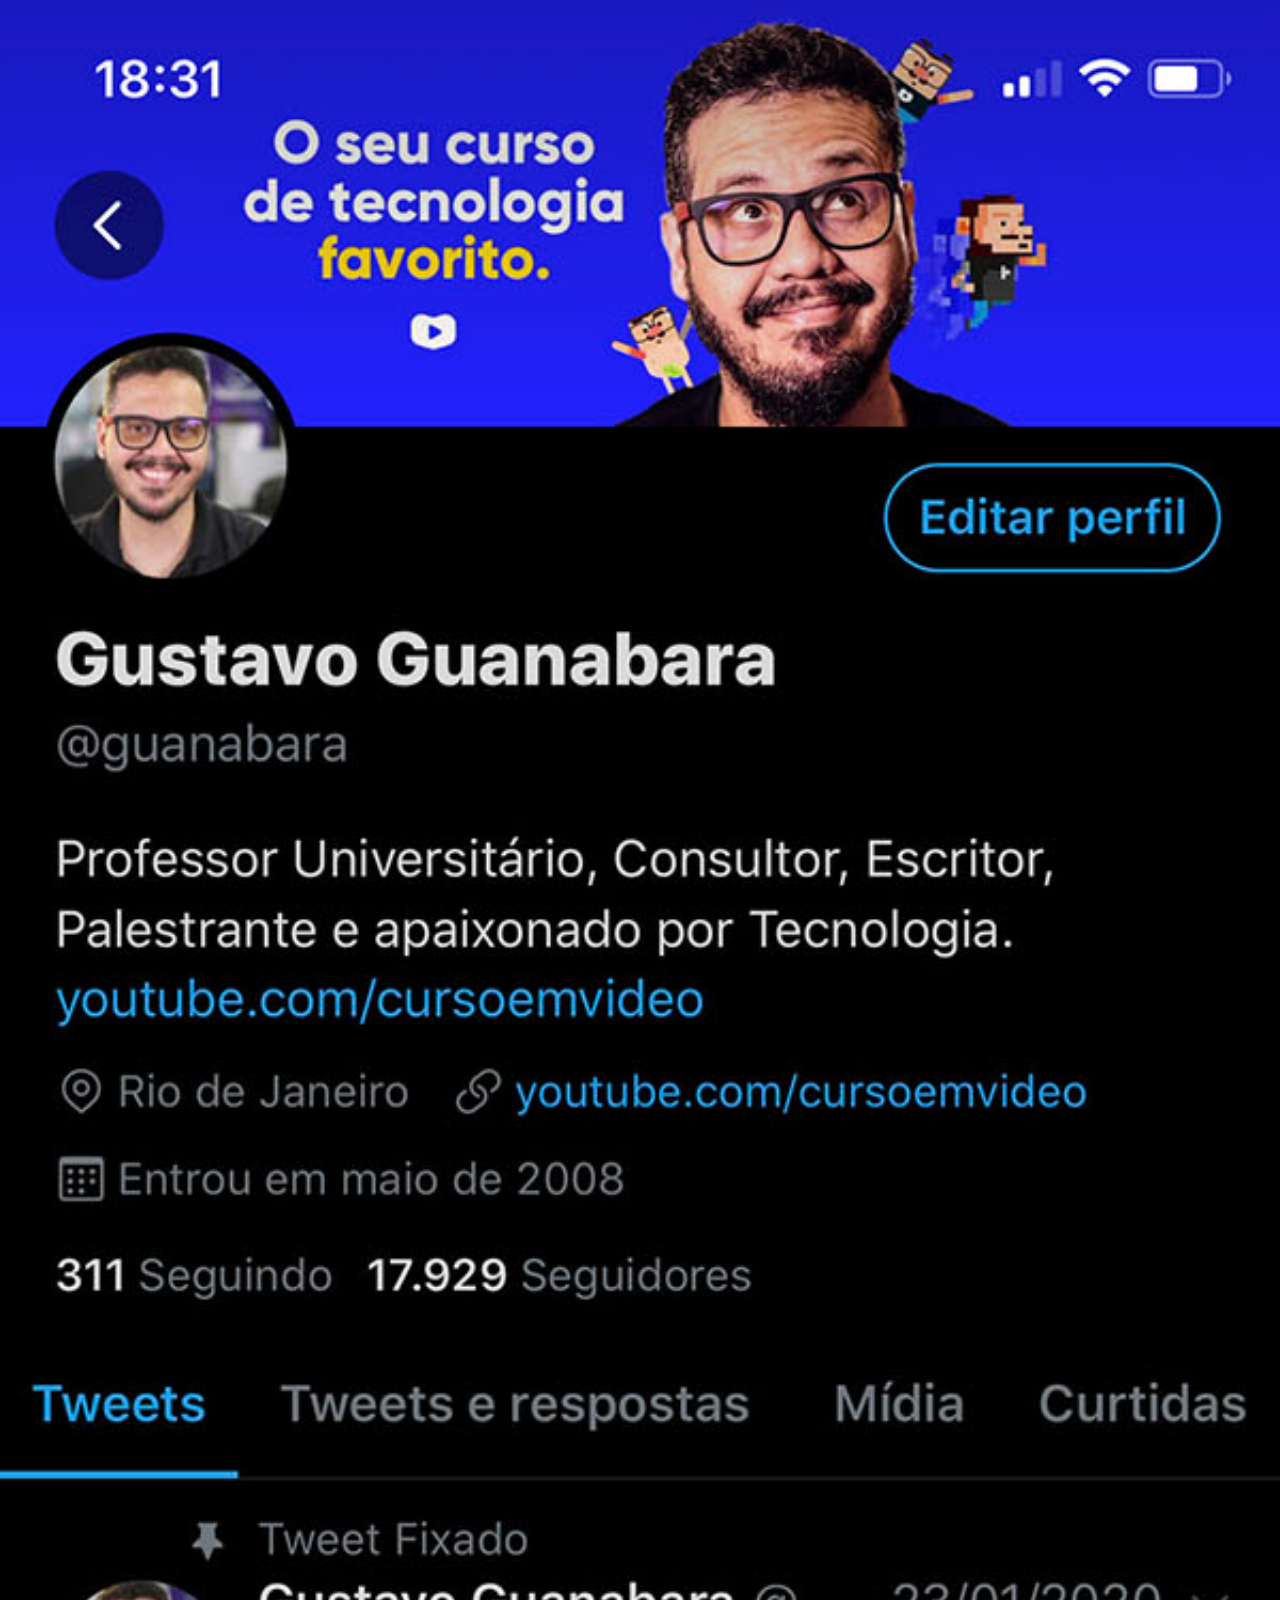
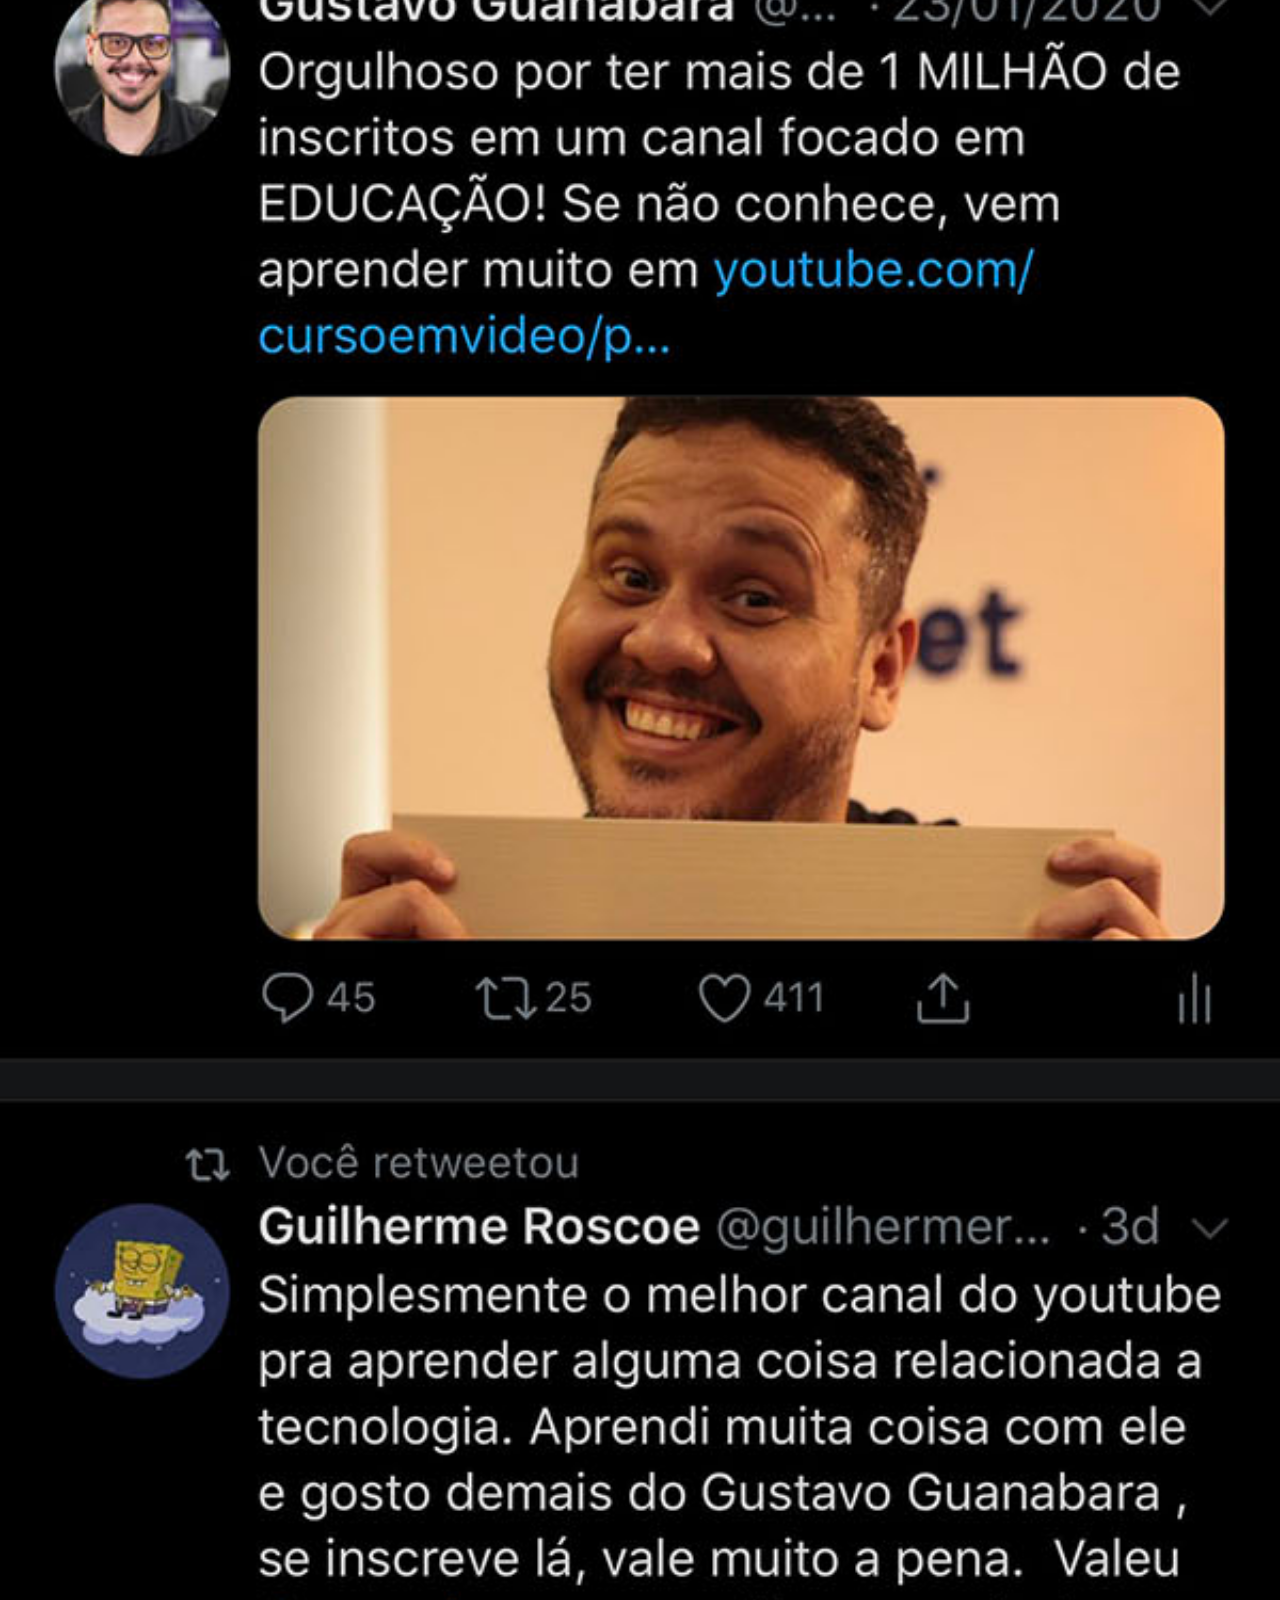
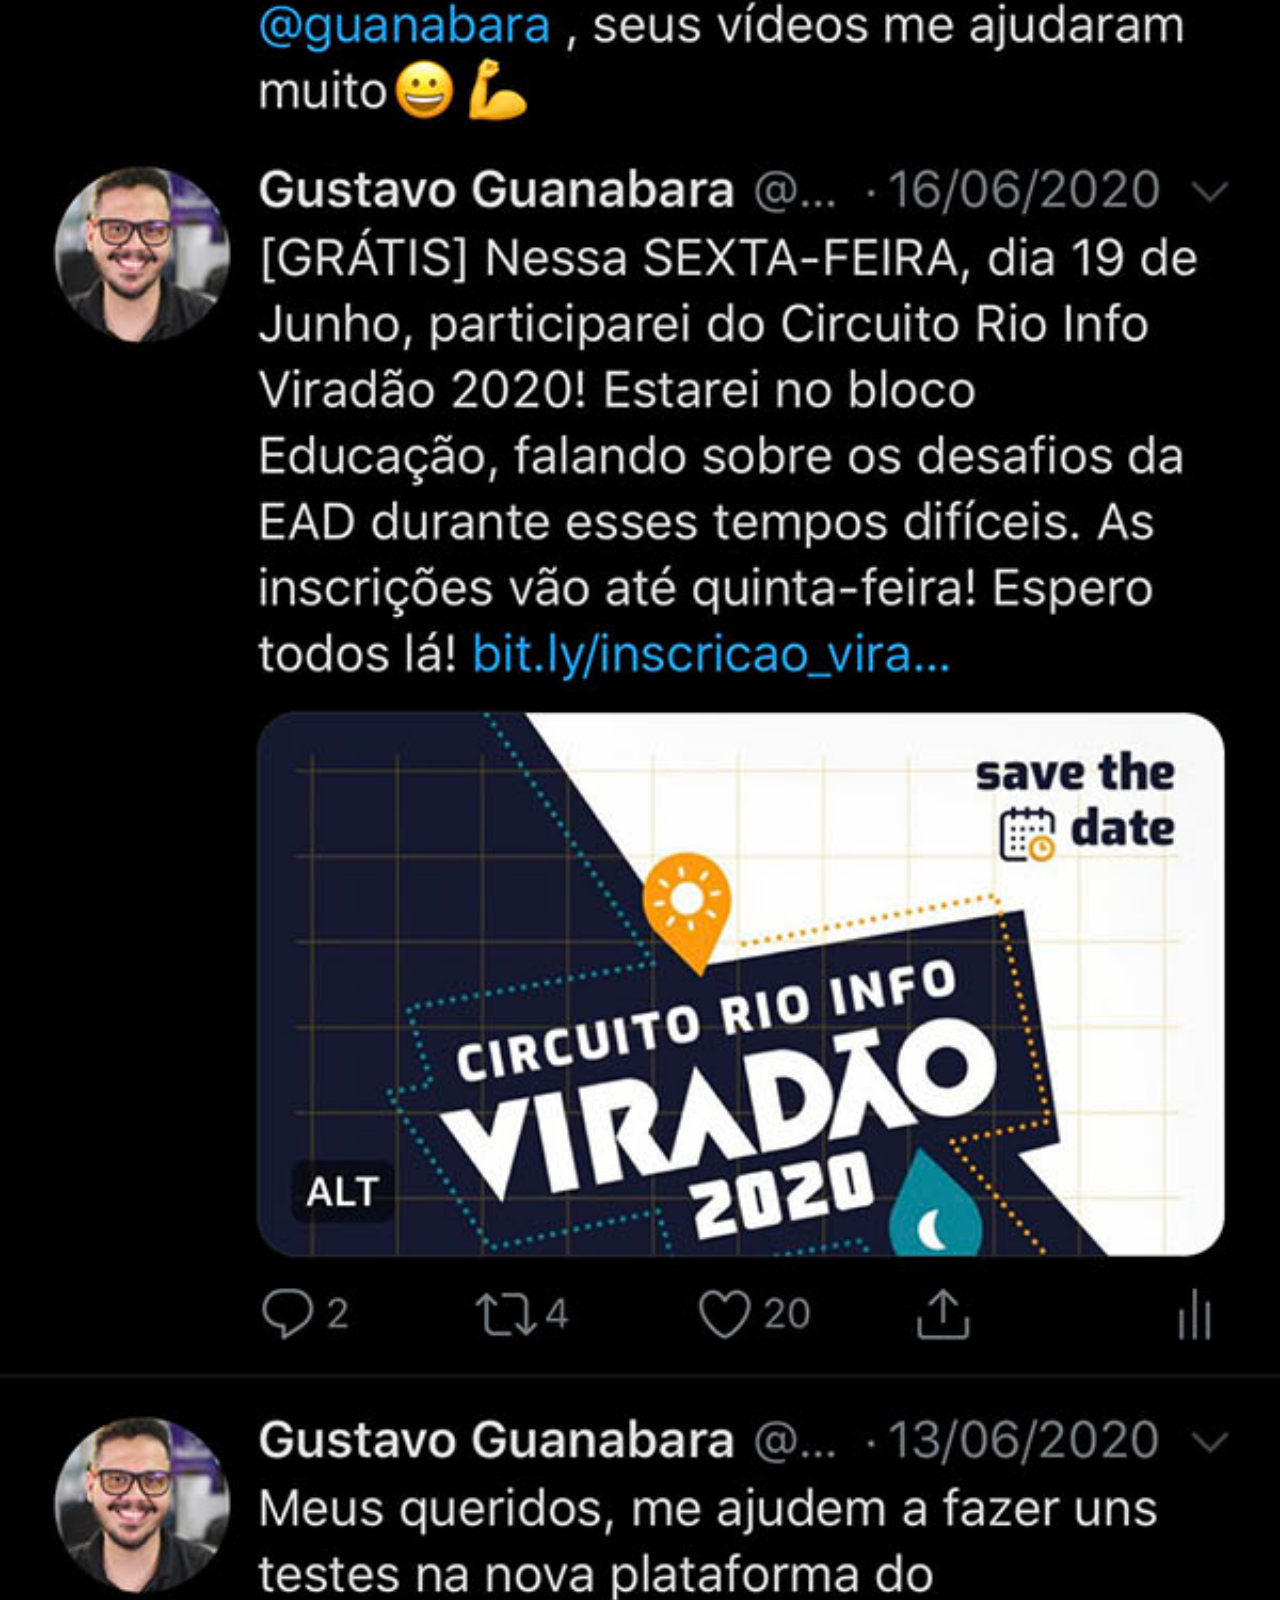
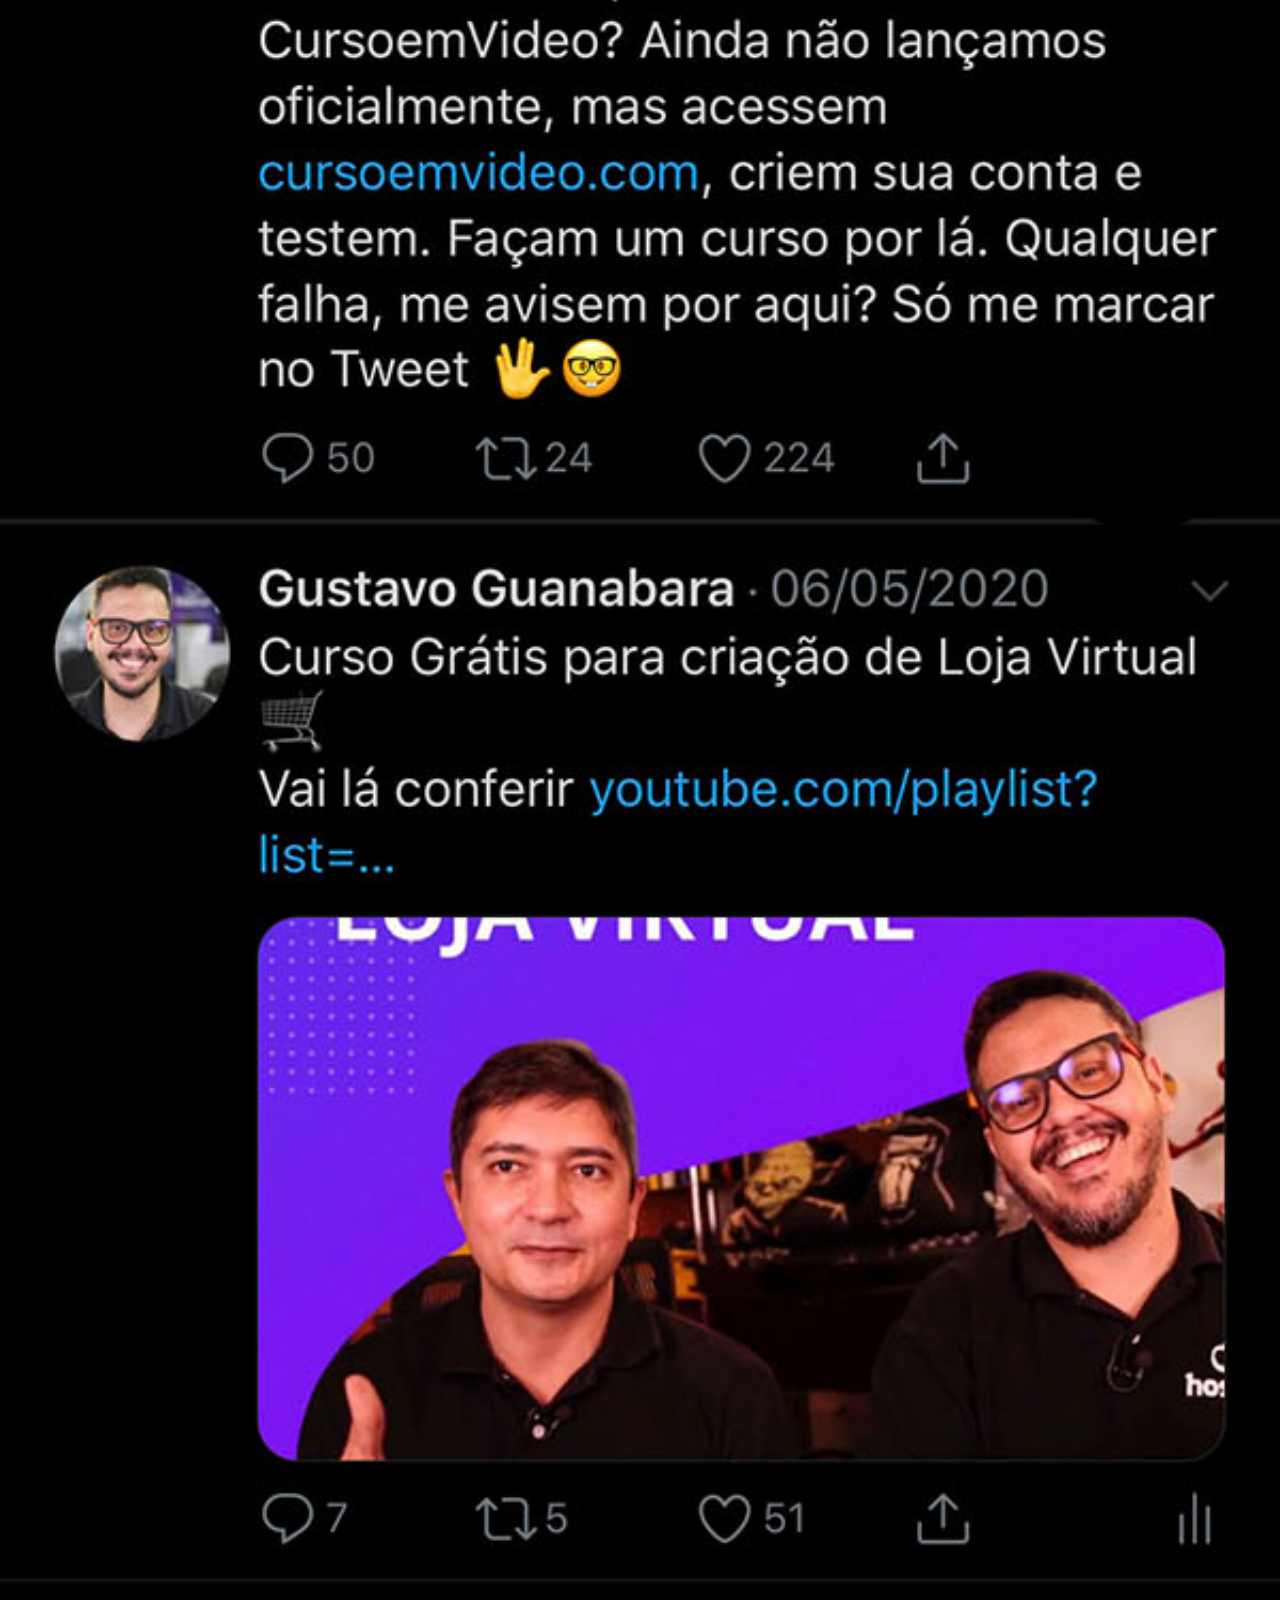
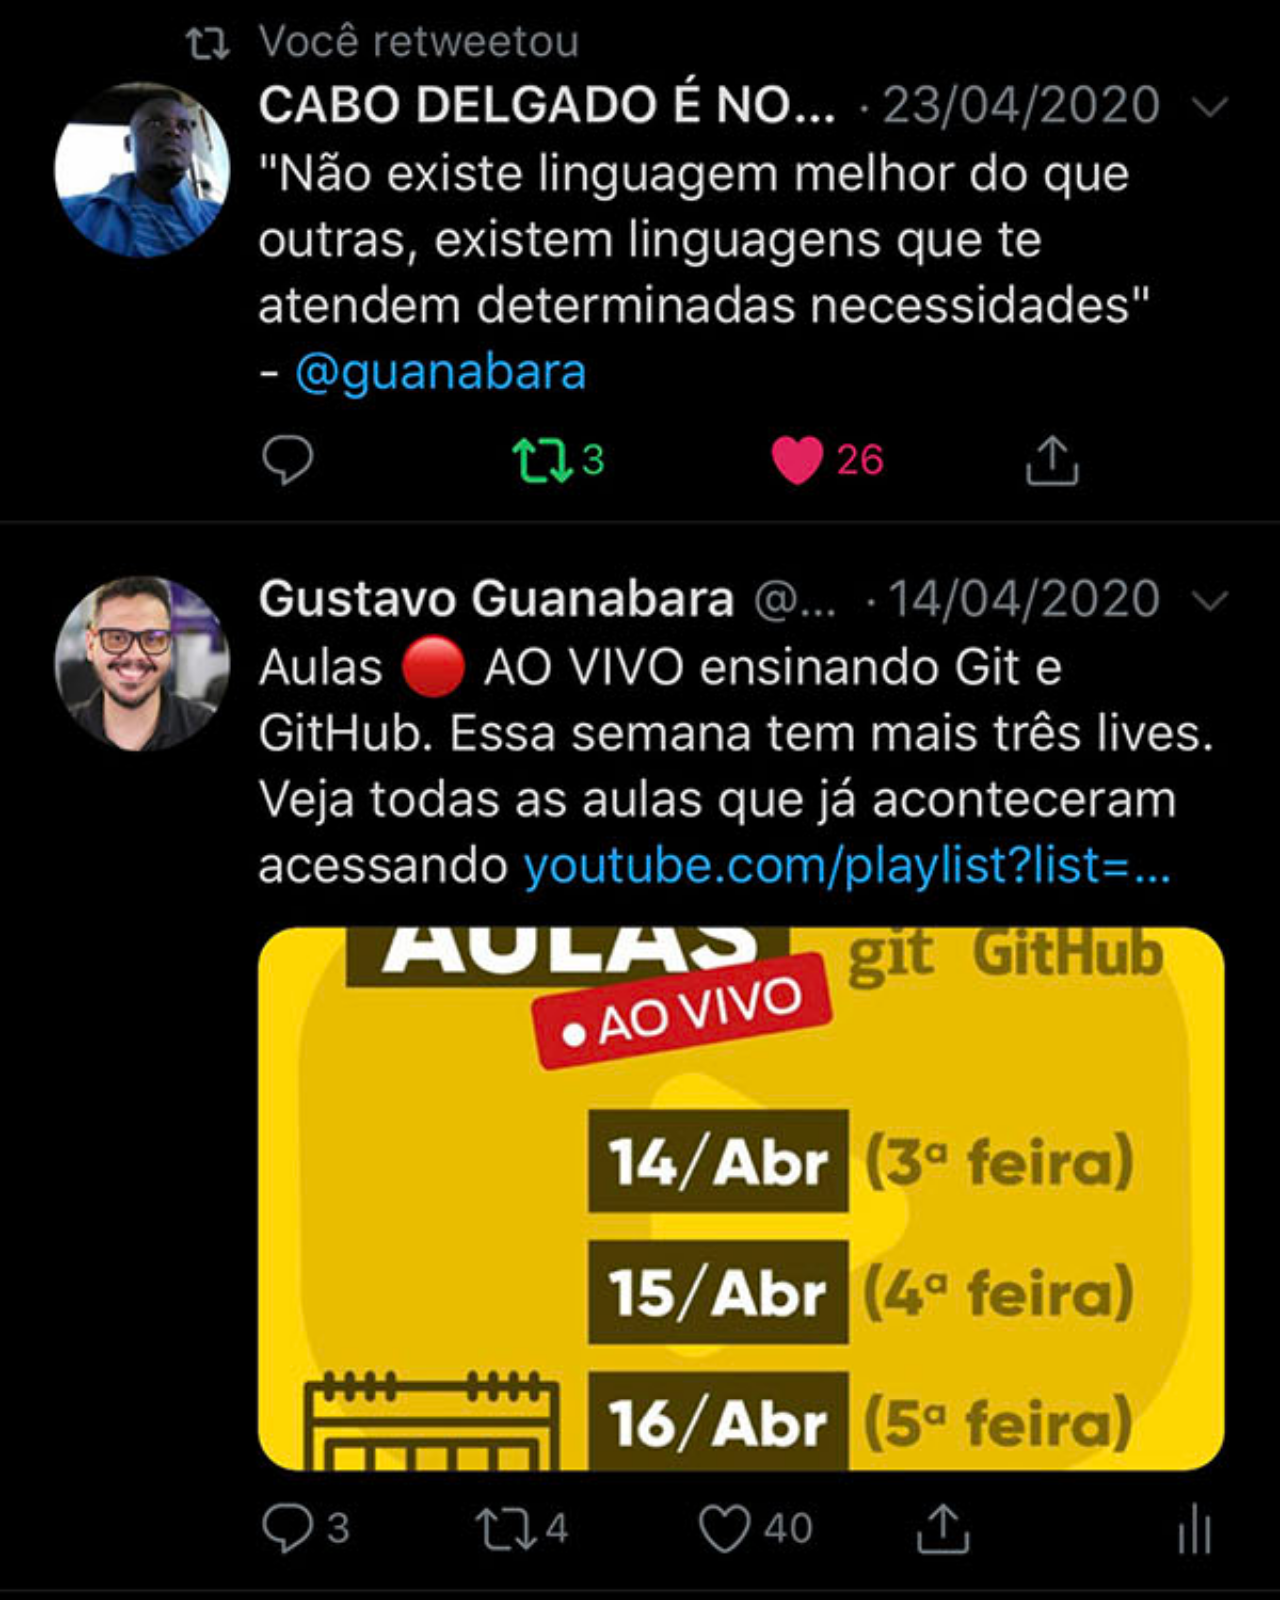
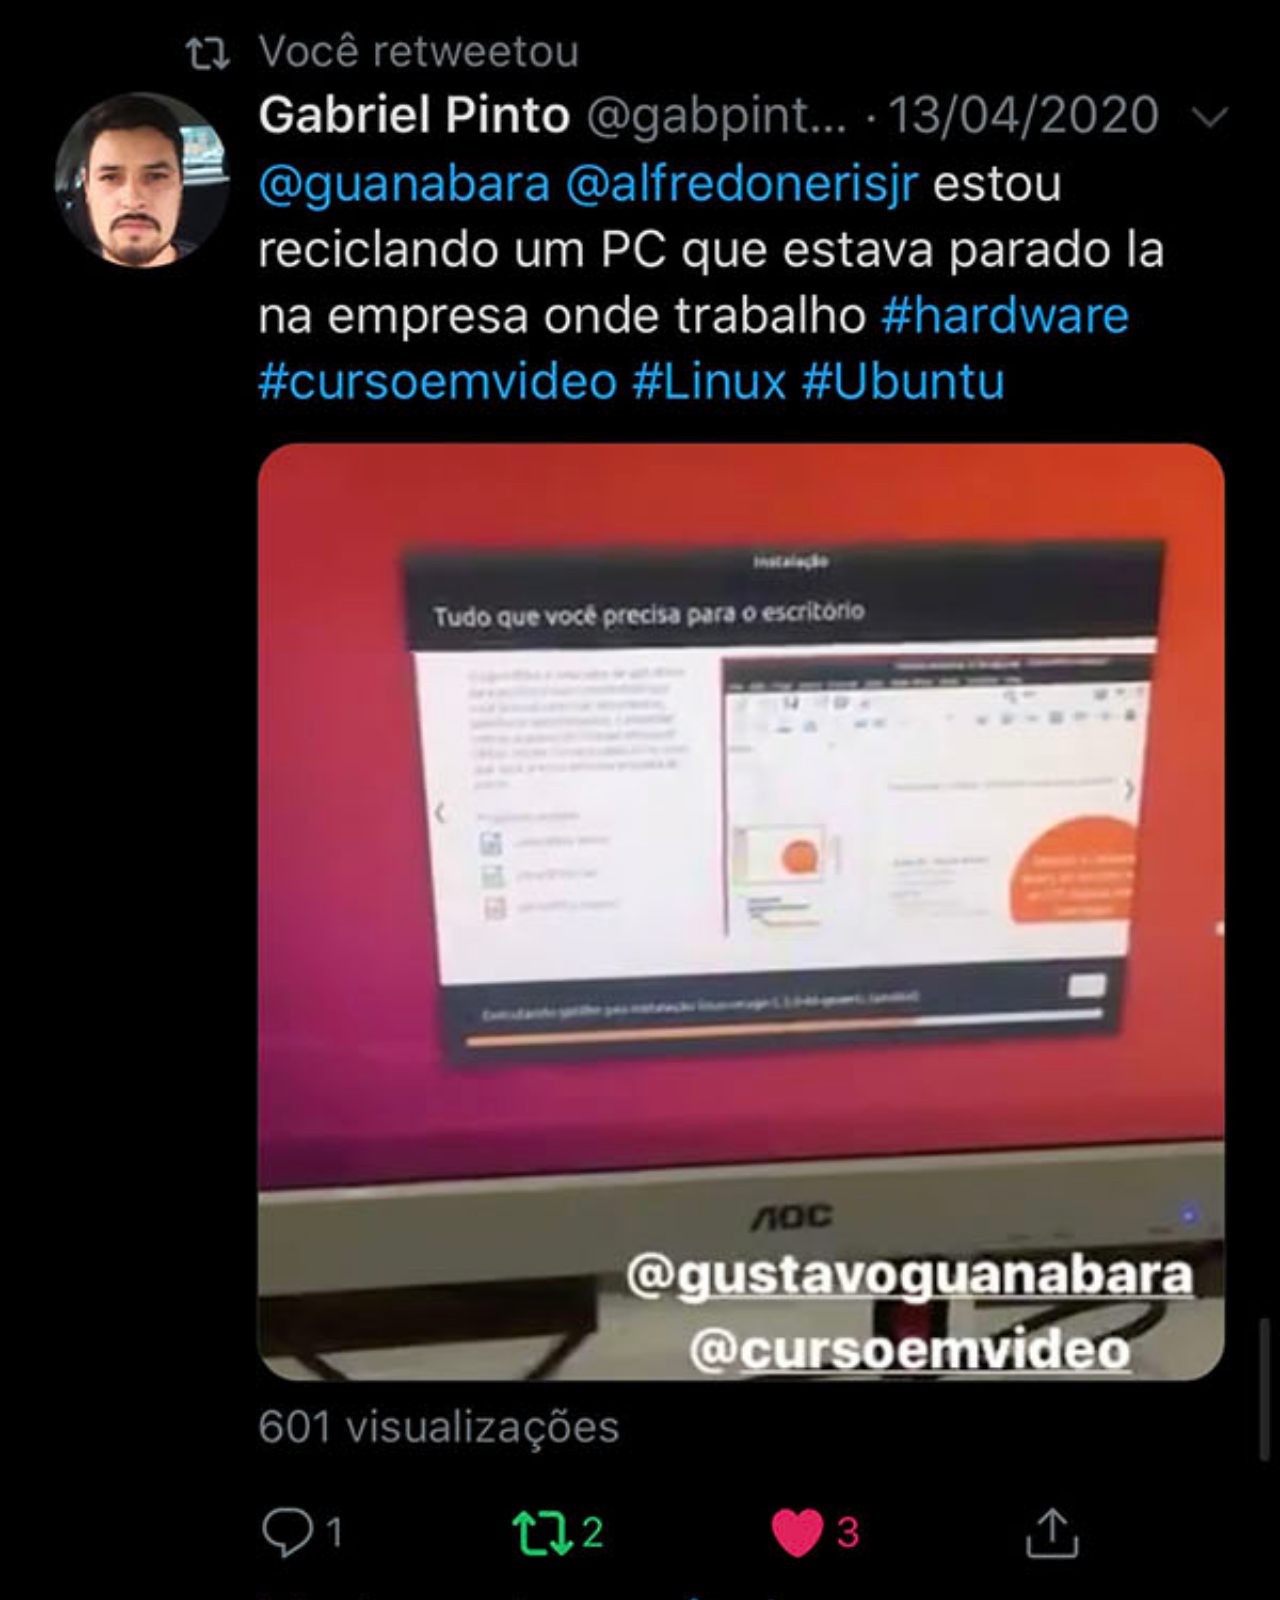
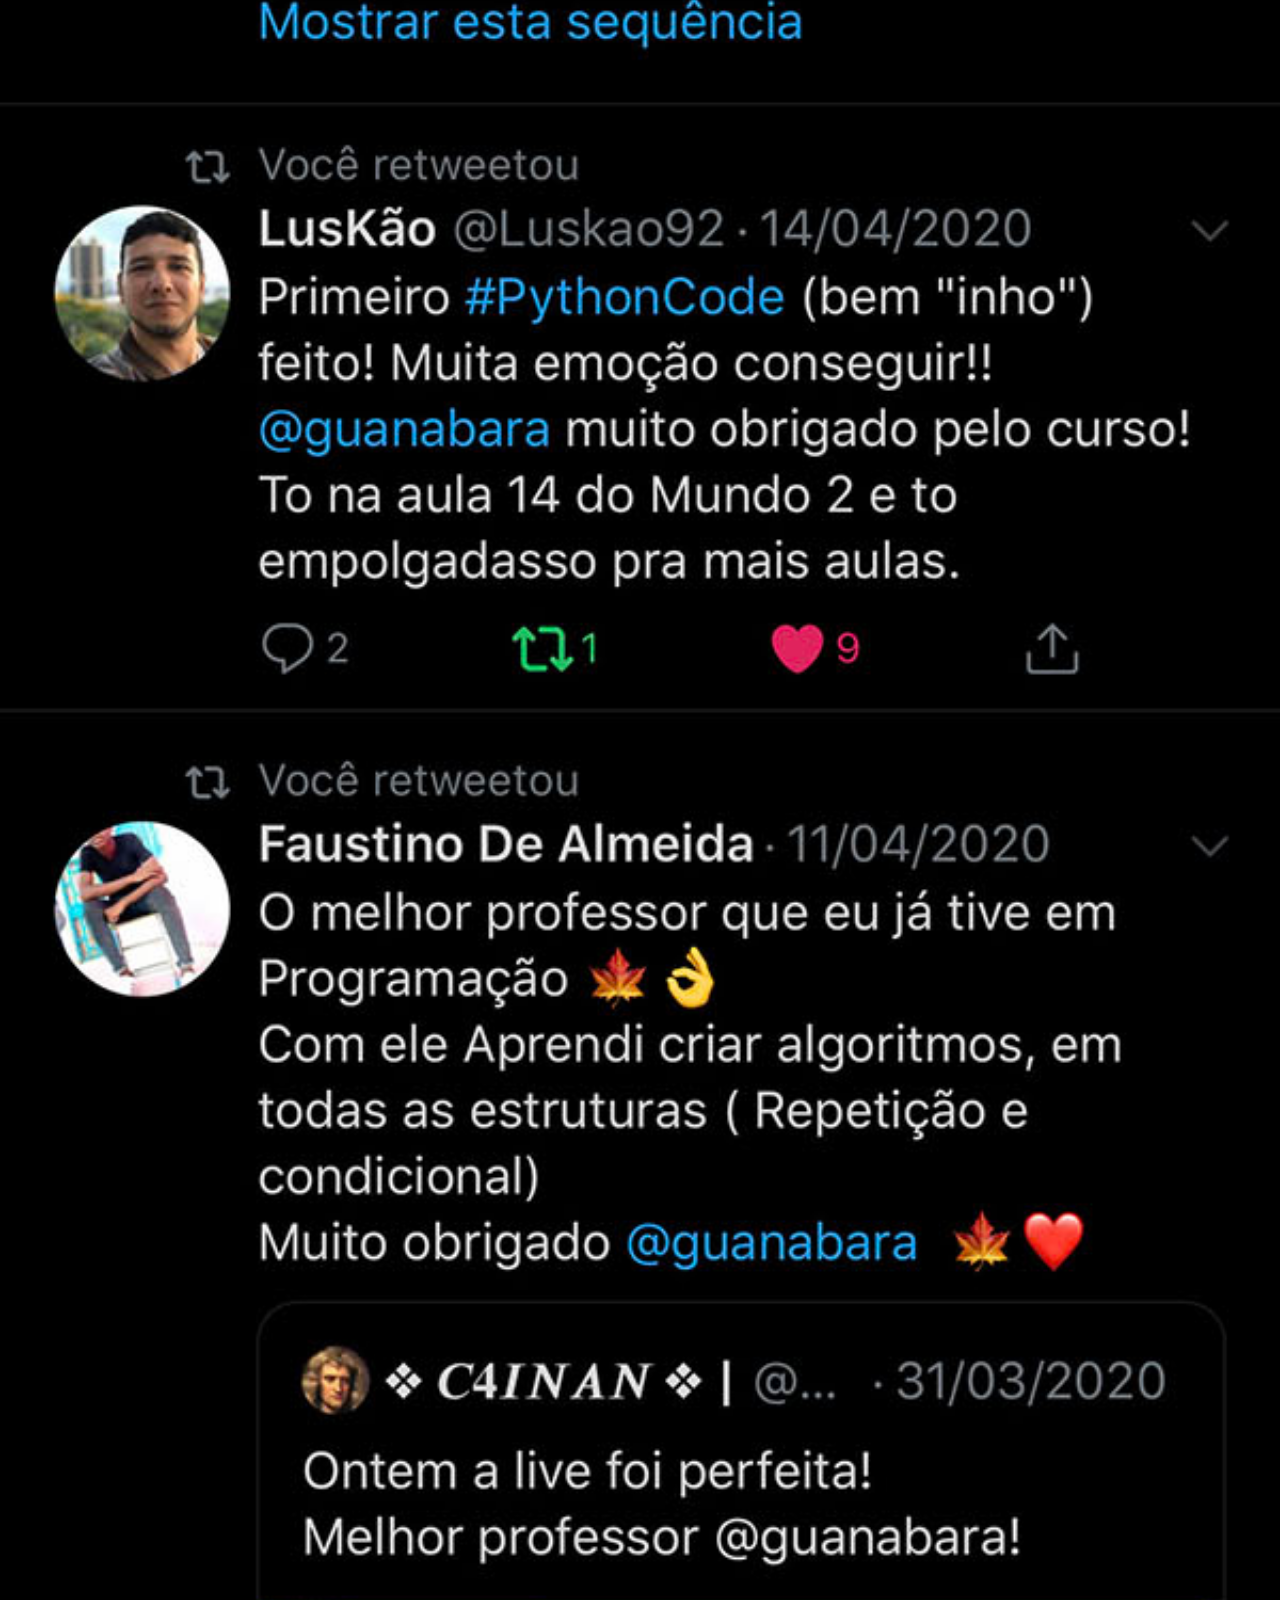
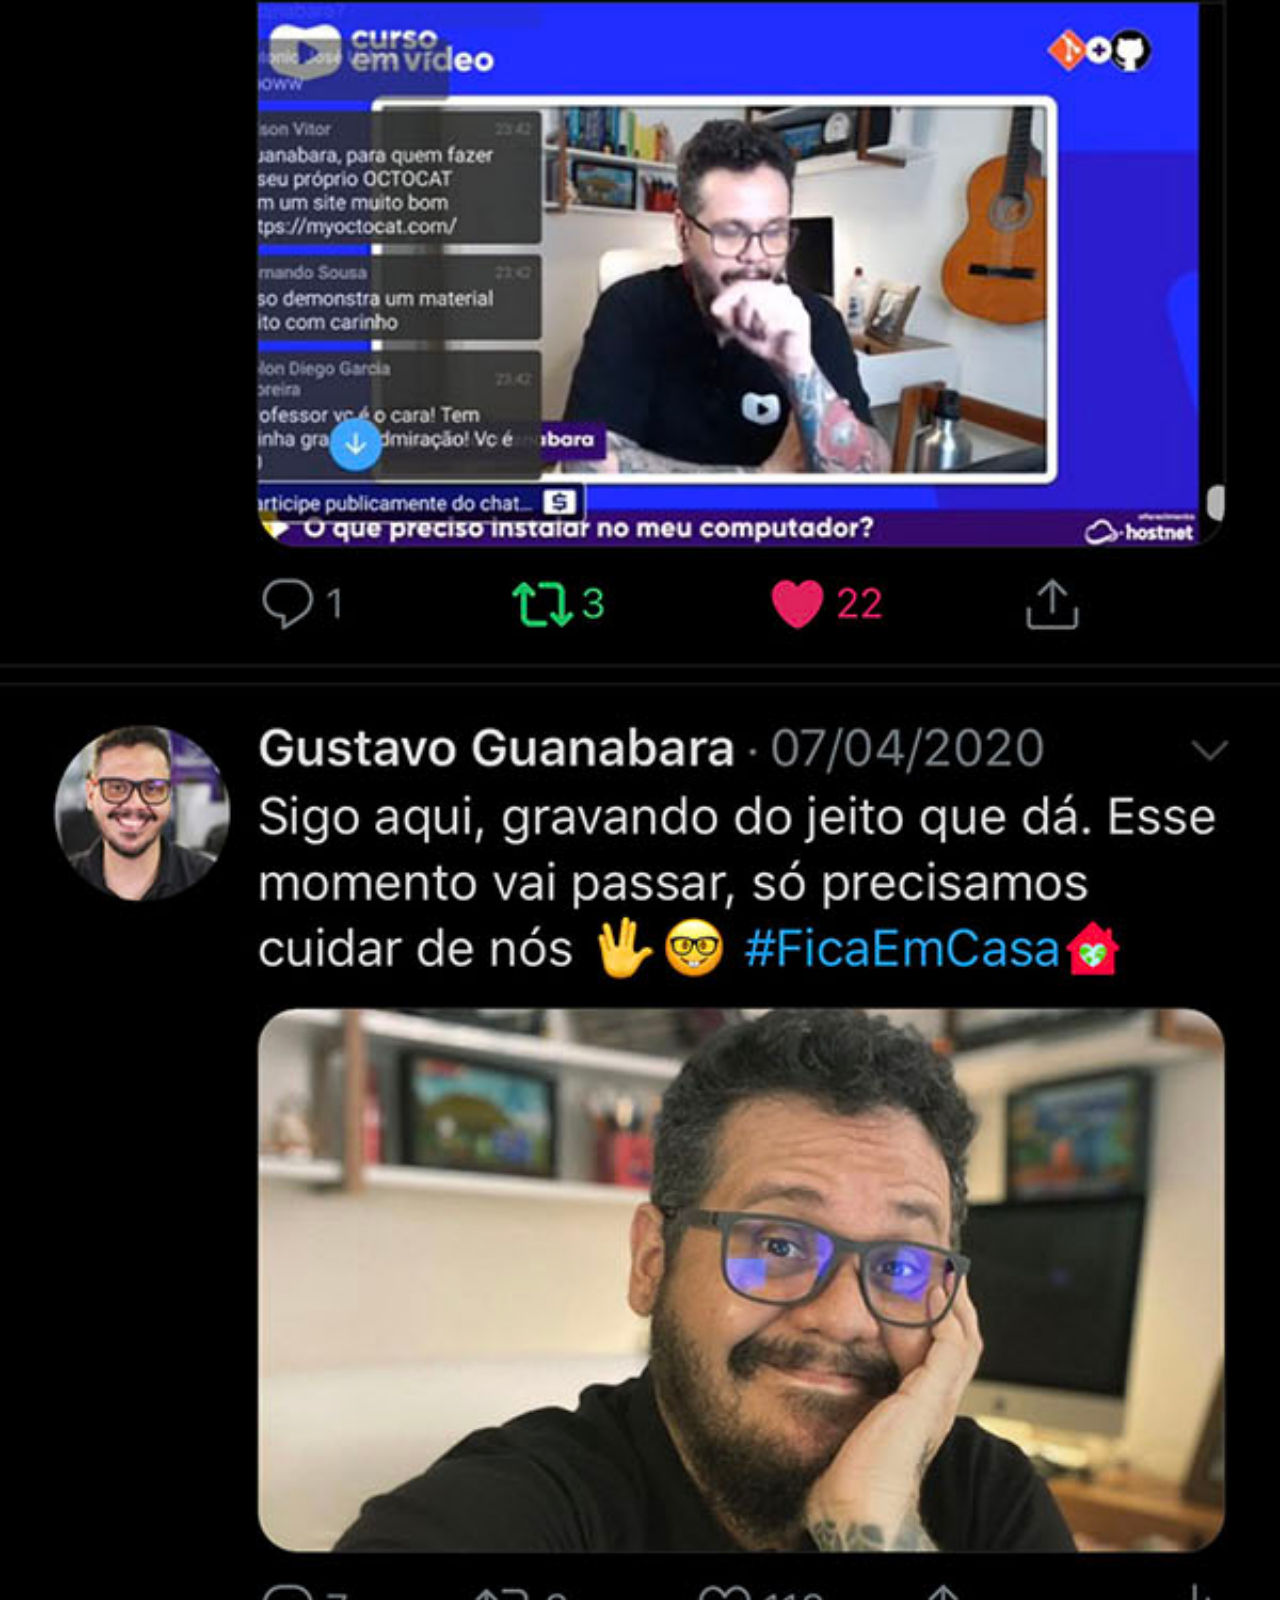
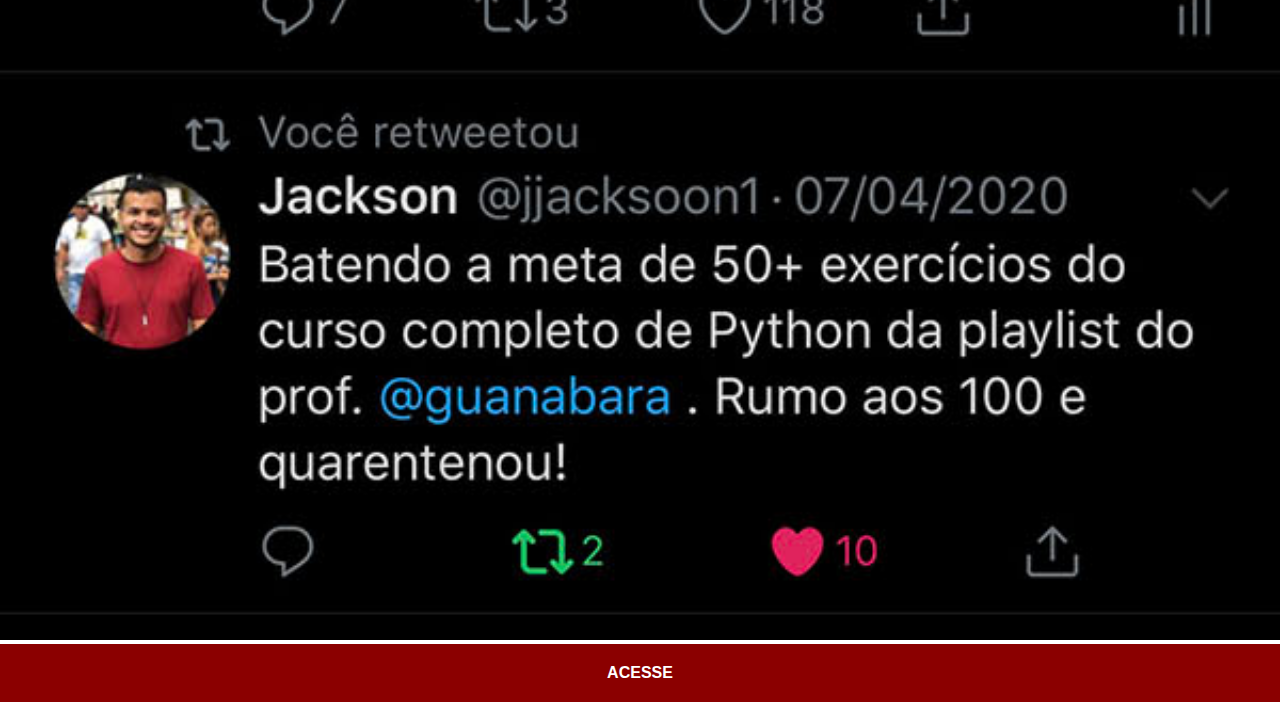
<file: twitter.html>
<!DOCTYPE html>
<html lang="pt-br">
<head>
    <meta charset="UTF-8">
    <meta name="viewport" content="width=device-width, initial-scale=1.0">
    <title>Twitter</title>
    <link rel="stylesheet" href="estilos/social.css">
</head>
<body>
    <img src="imagens/tela-twitter.jpg" alt="Twitter">
    <a href="https://twitter.com/guanabara" target="_blank">ACESSE</a>
</body>
</html>
</file>
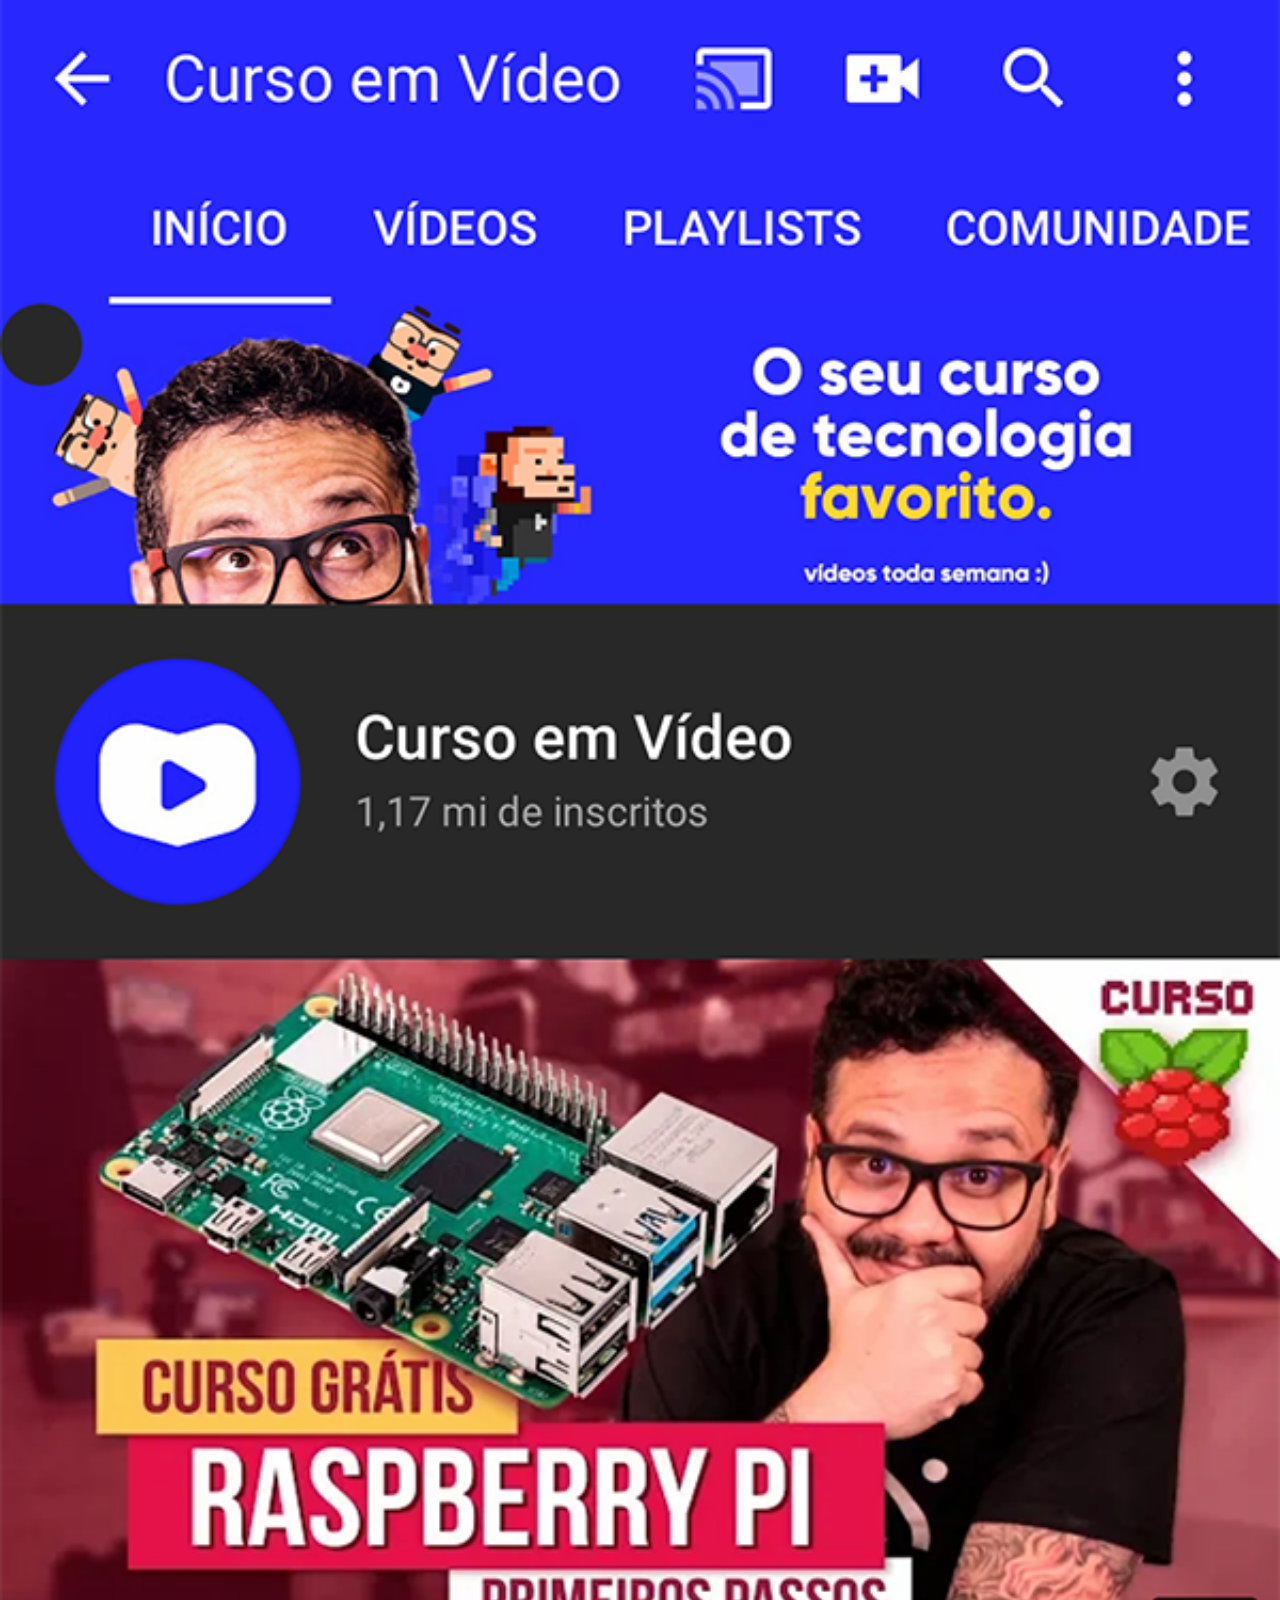
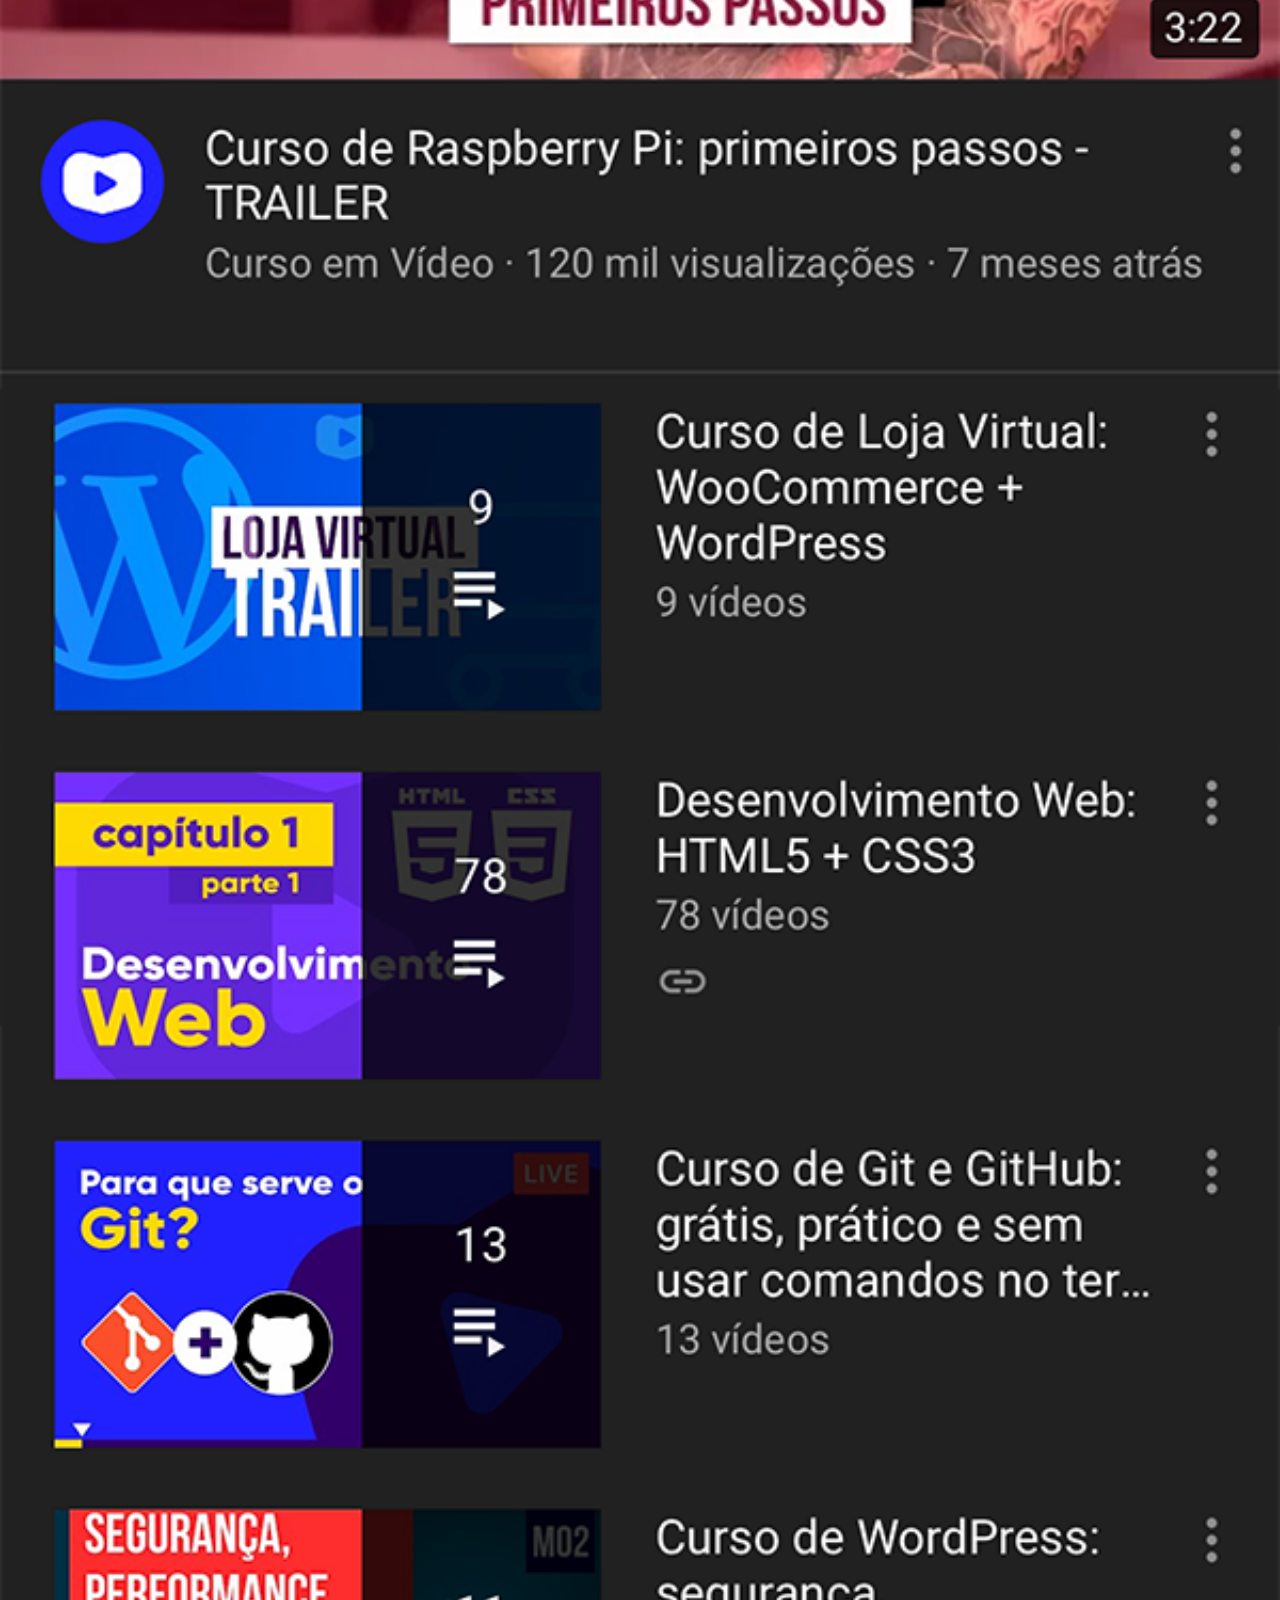
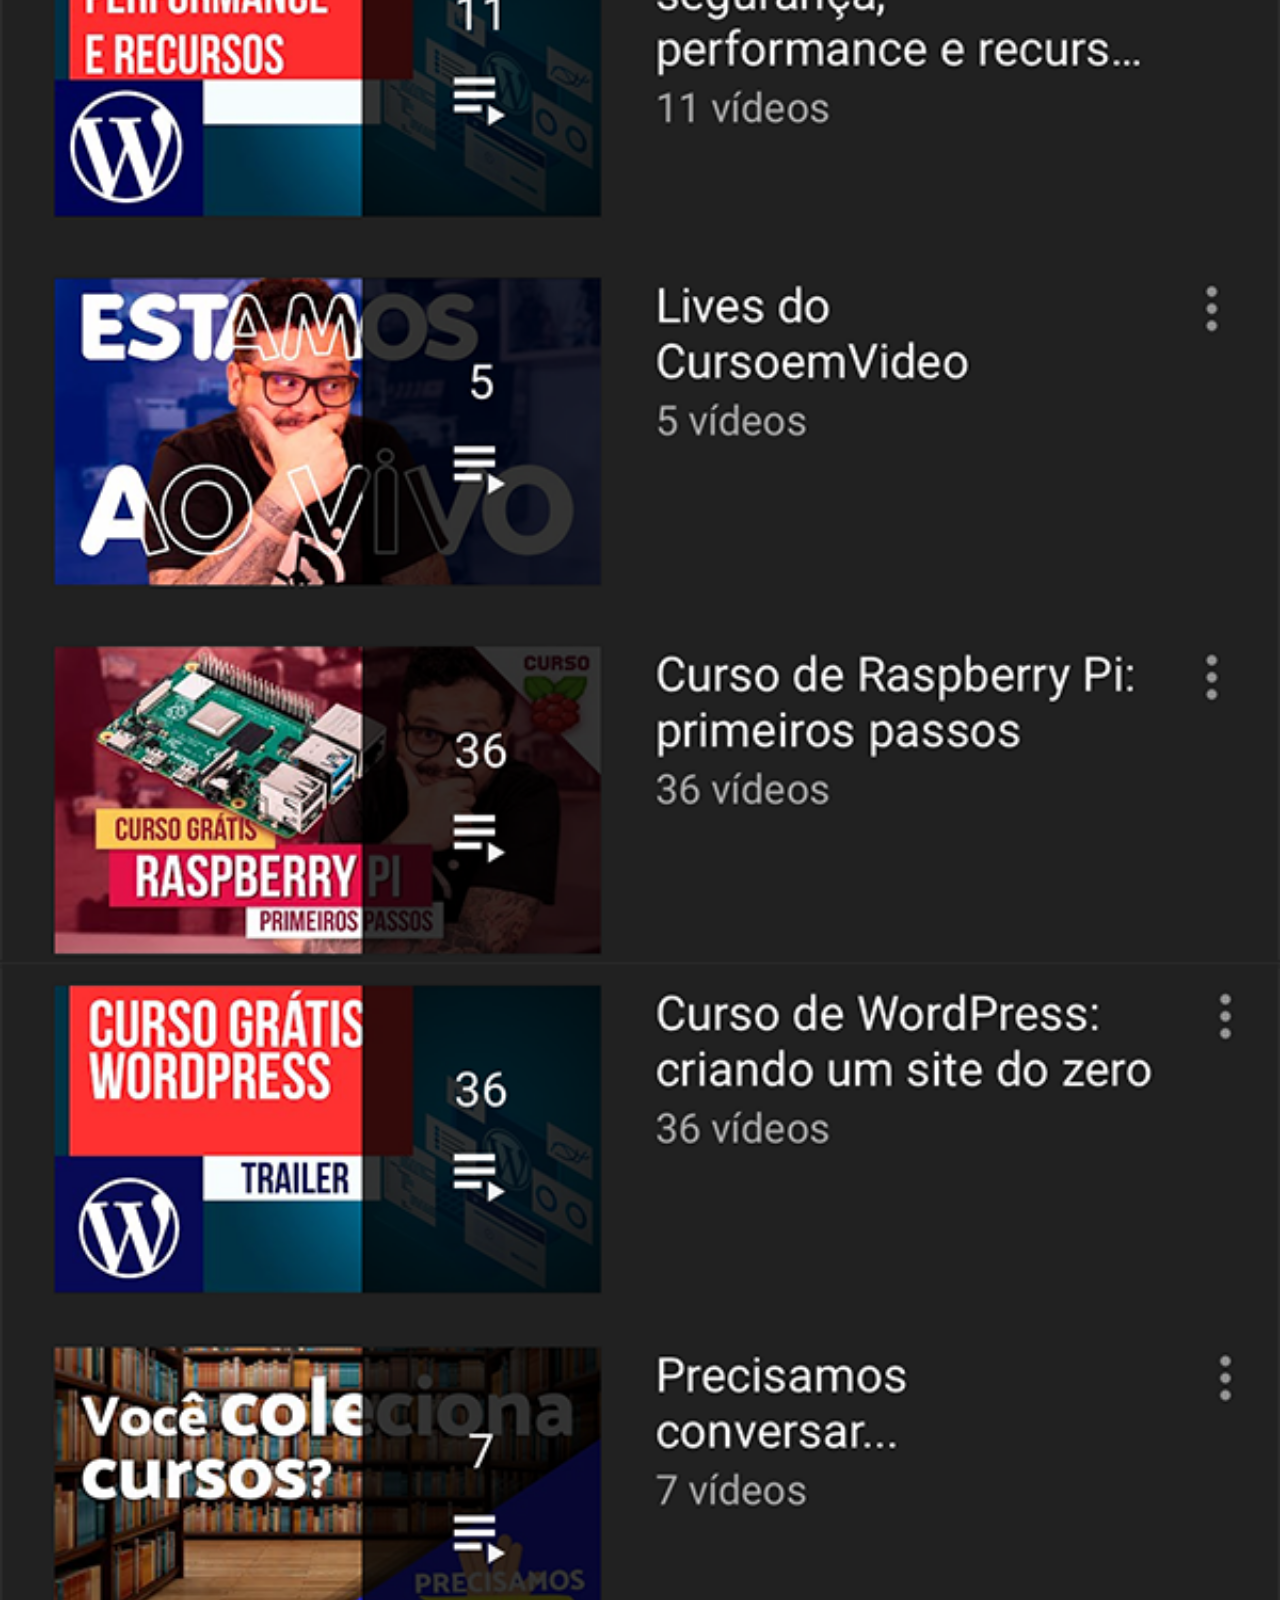
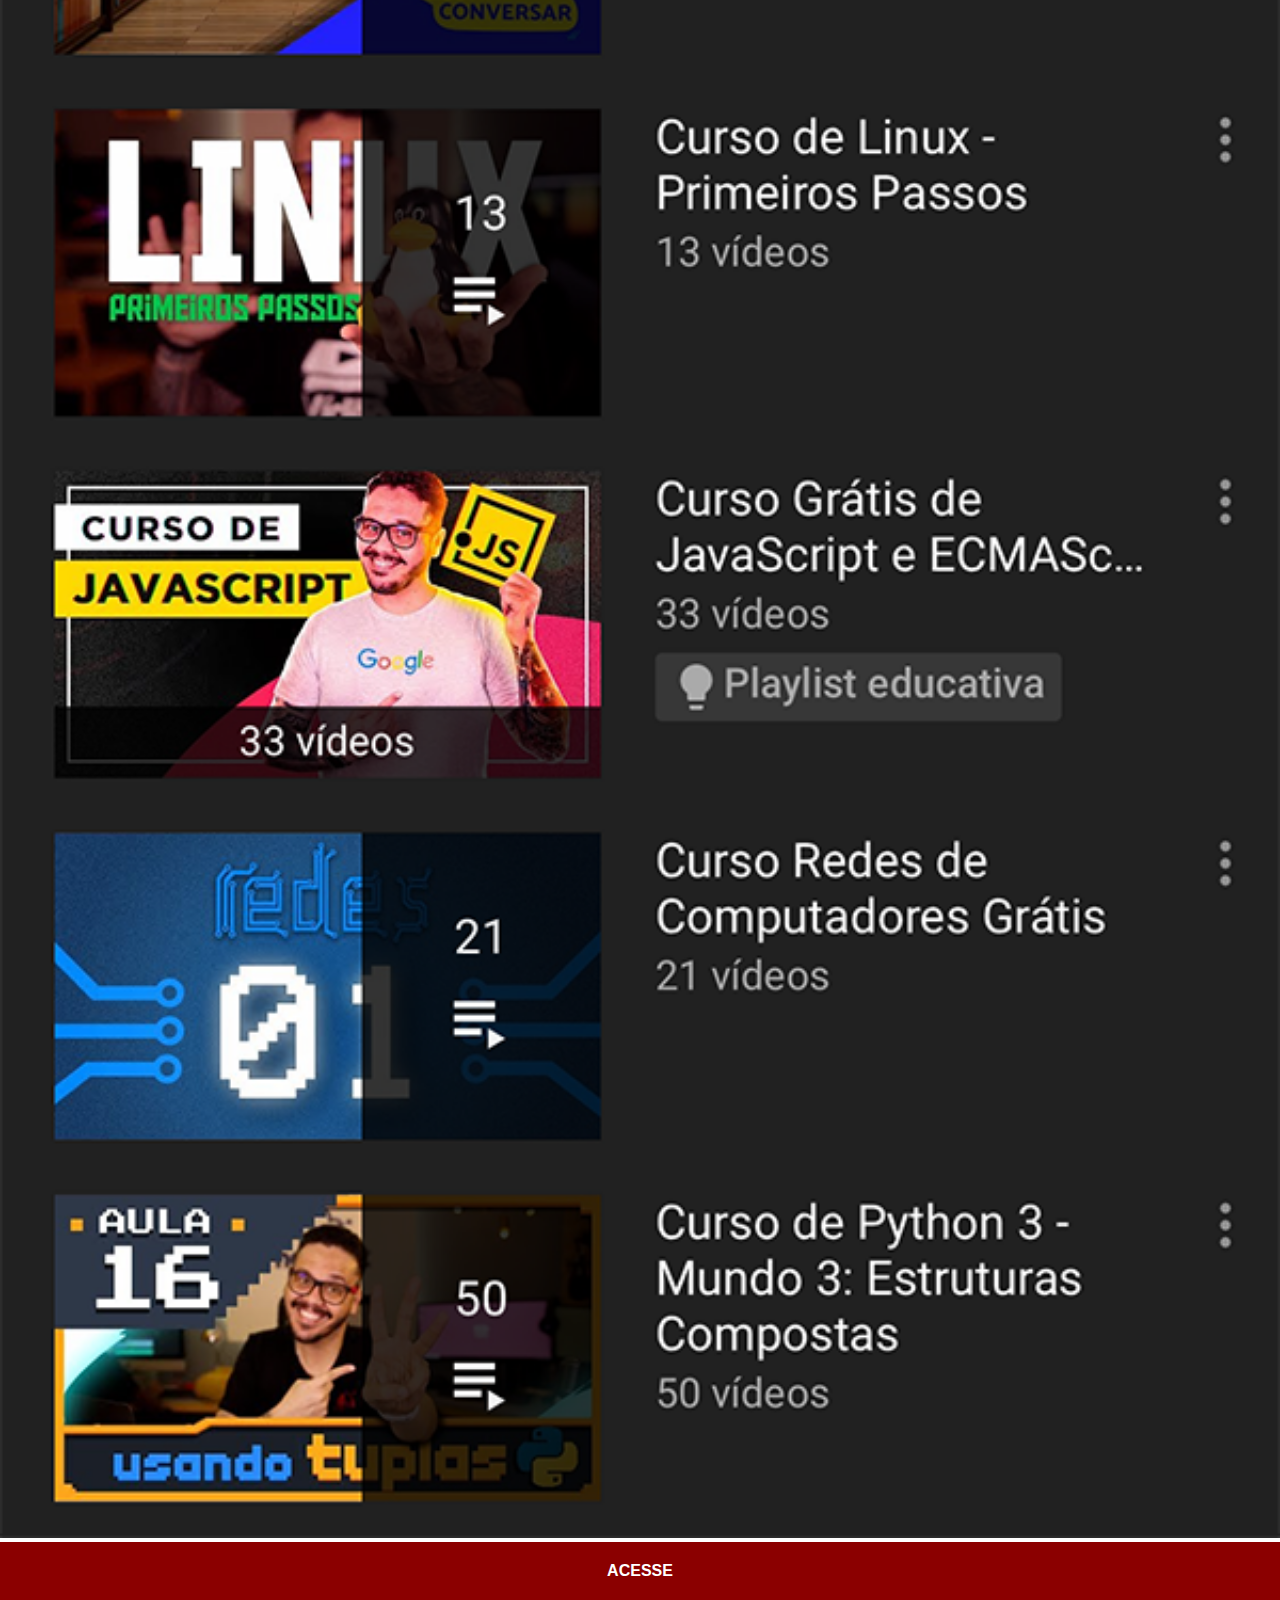
<file: youtube.html>
<!DOCTYPE html>
<html lang="pt-br">
<head>
    <meta charset="UTF-8">
    <meta name="viewport" content="width=device-width, initial-scale=1.0">
    <title>YouTube</title>
    <link rel="stylesheet" href="estilos/social.css">
</head>
<body>
    <img src="imagens/tela-youtube.png" alt="YouTube">
    <a href="https://www.youtube.com/@CursoemVideo/playlists" target="_blank">ACESSE</a>
</body>
</html>
</file>
<file: estilos/style.css>
@charset "UTF-8";

* {
    margin: 0px;
    padding: 0px;
    font-family: Arial, Helvetica, sans-serif;
}

html, body {
    height: 100vh;
    width: 100vw;
    background-color: black;
}

body {
    background: url(../imagens/fundo-madeira.jpg) no-repeat top center;
    background-size: cover;
    background-attachment: fixed;
}

main {
    position: relative;
    height: 100vh;
    
}

section#telefone {
    position: absolute;
    top: 50%;
    left: 50%;
    transform: translate(-50%, -50%);

    height: 627px;
    width: 311px;
    background: url('../imagens/frame-iphone.png') no-repeat;
}

iframe#tela {
    position: relative;
    top: 80px;
    left: 22px;
    width: 267px;
    height: 471px;
}

section#redes-sociais {
    text-align: right;
}

section#redes-sociais img {
    width: 50px;
    margin: 10px;
    border-radius: 50%;
    box-shadow: 2px 2px 5px rgba(0, 0, 0, 0.400);
    box-sizing: border-box;
}

section#redes-sociais img:hover {
    border: 2px solid rgba(255, 255, 255, 0.637);
    transform: translate(-3px, -3px);
    box-shadow: 5px 5px 10px rgba(0, 0, 0, 0.623);
    transition: transform .5s, border 1s;
}
</file>
<file: estilos/social.css>
@charset "UTF-8";

* {
    margin: 0px;
    padding: 0px;
    font-family: Arial, Helvetica, sans-serif;
}

::-webkit-scrollbar {
    width: 0px;
    height: 0px;
}

img {
    width: 100vw;
}

a {
    display: block;
    background-color: darkred;
    color: white;
    padding: 20px;
    text-align: center;
    font-weight: bolder;
    text-decoration: none;
}

a:hover {
    background-color: red;
}
</file>
